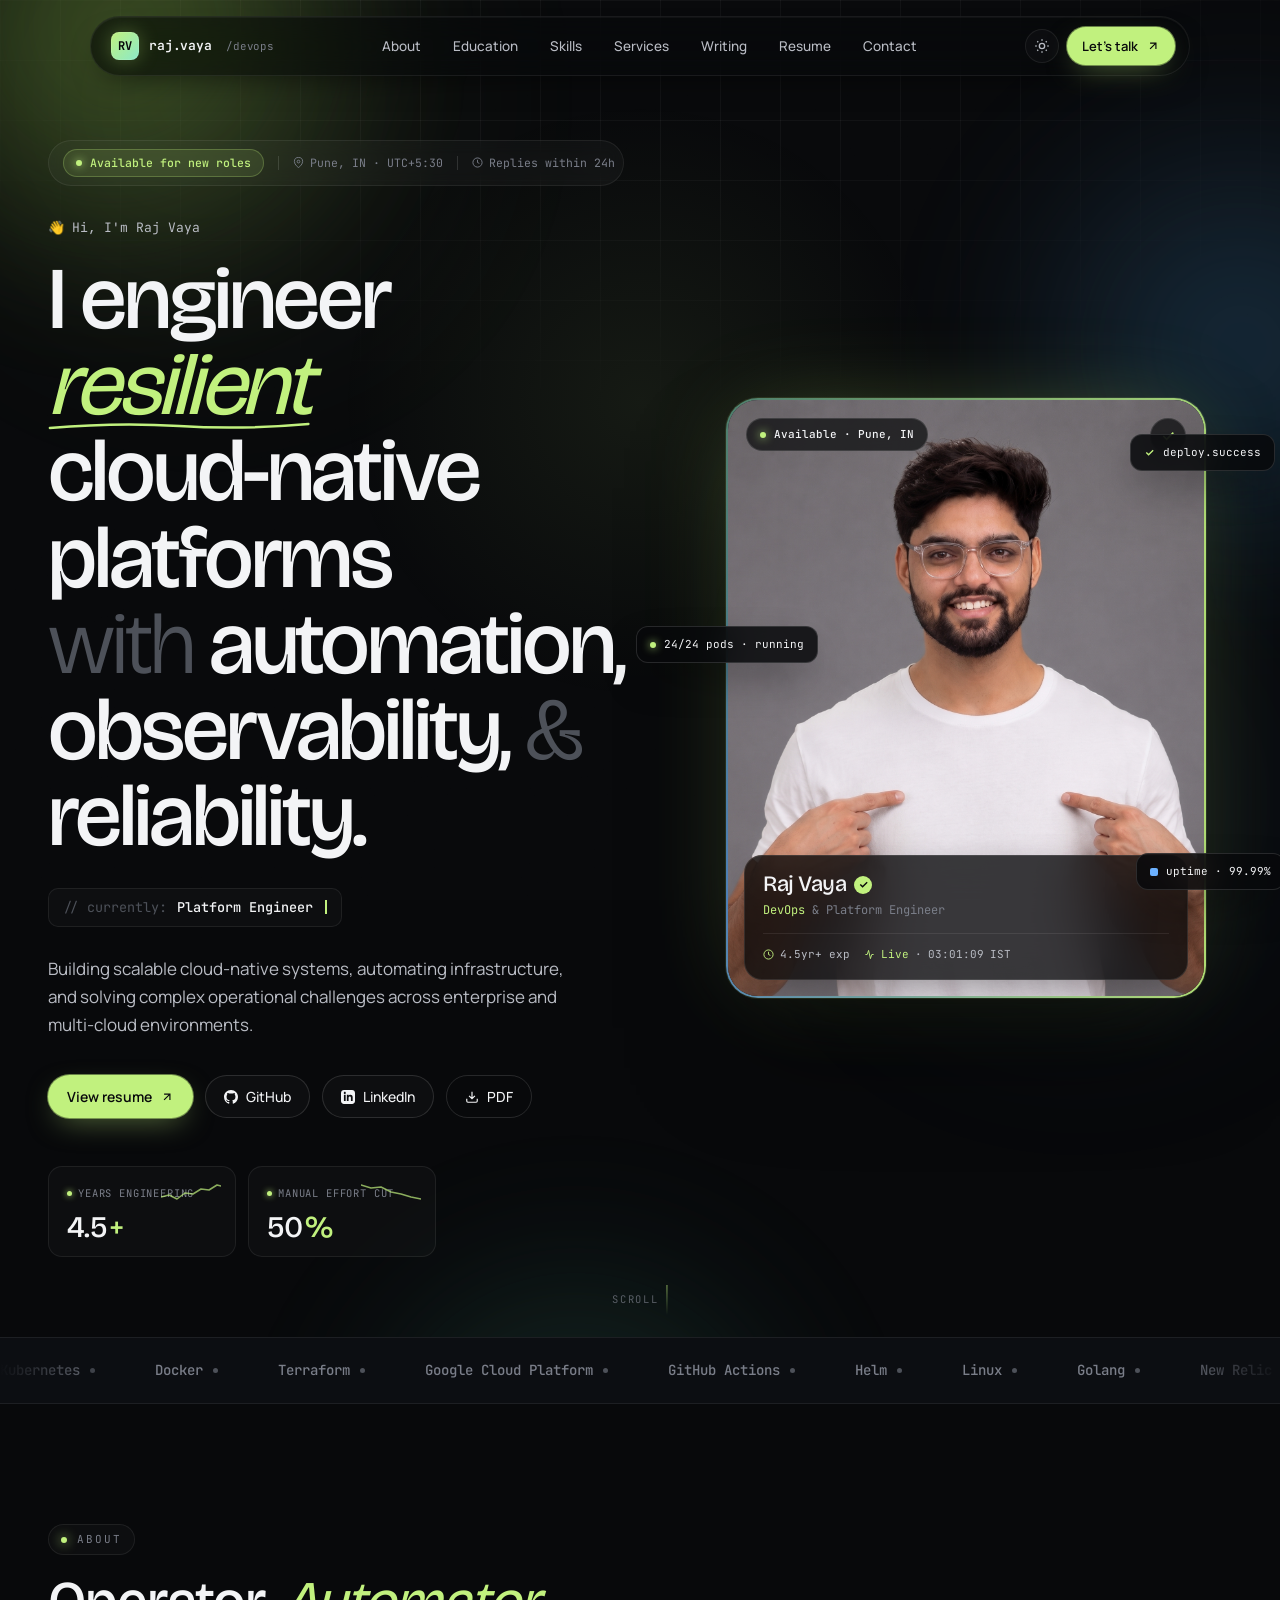
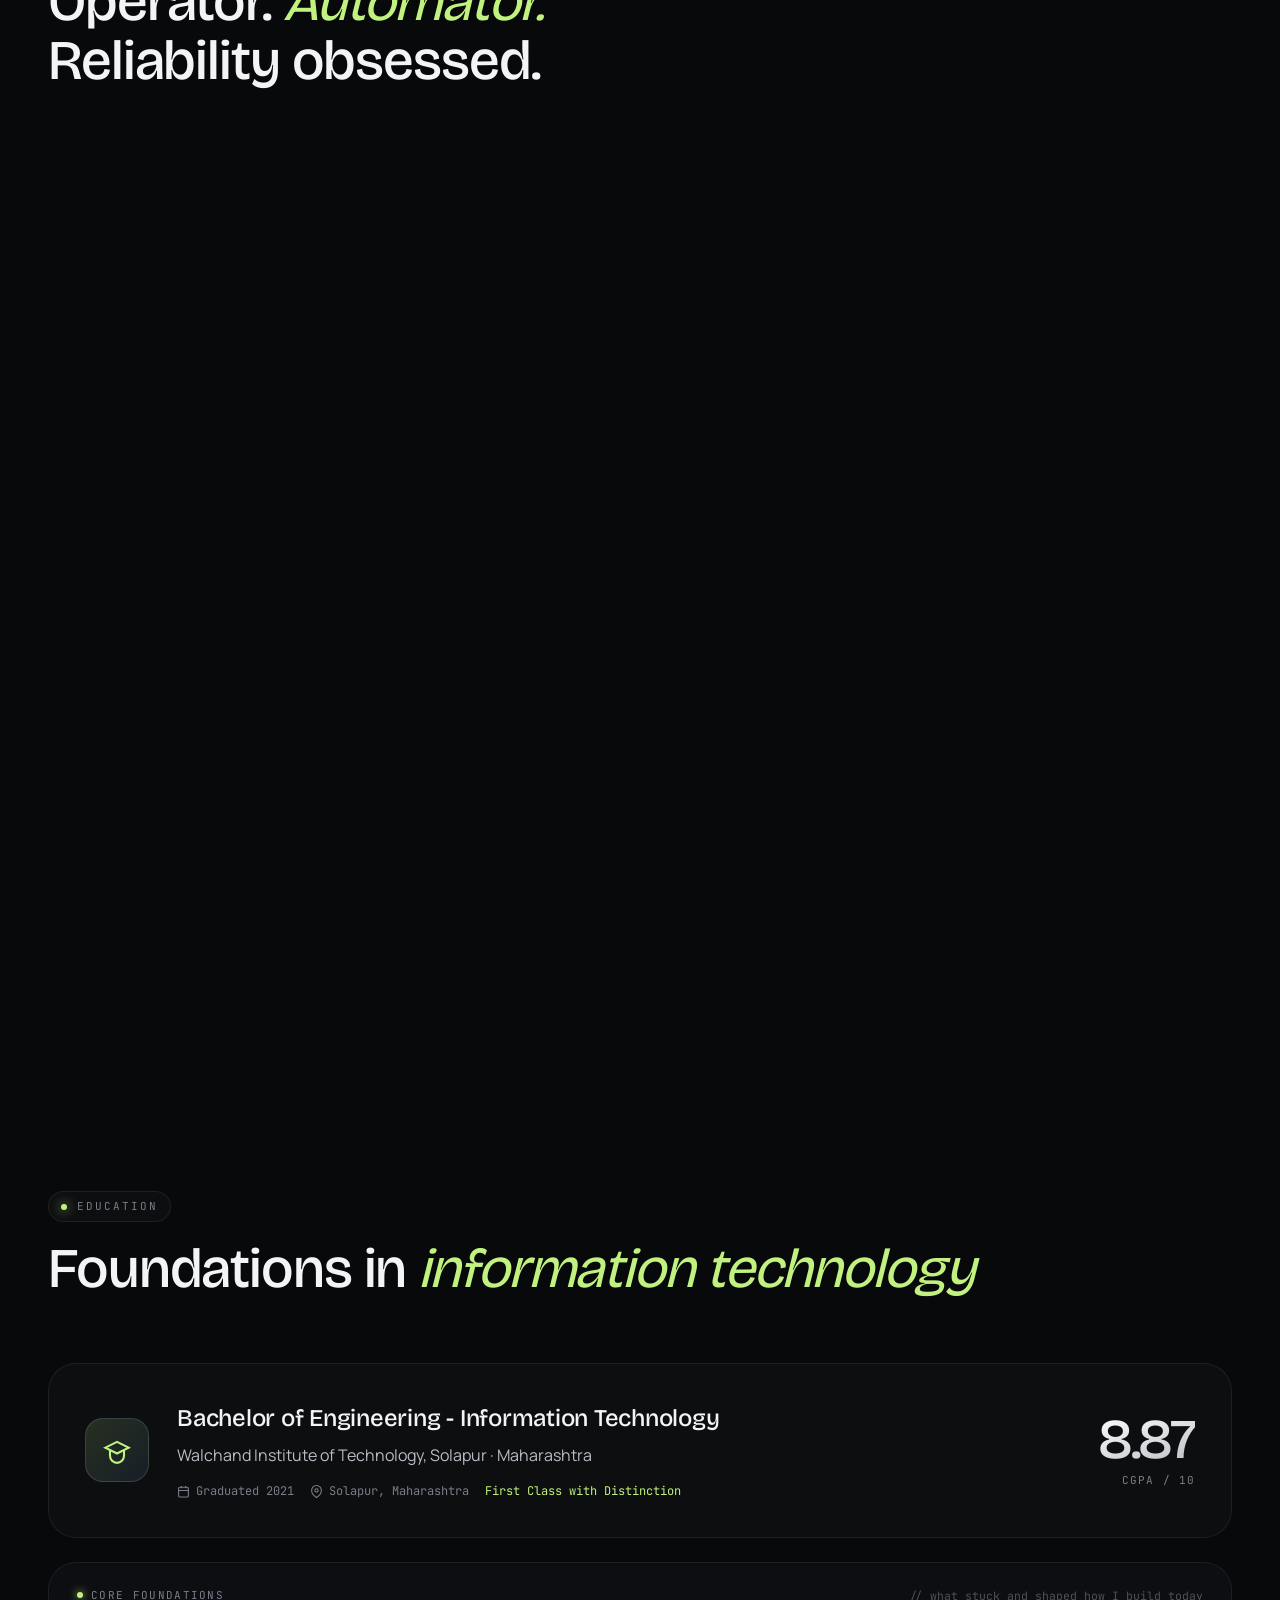
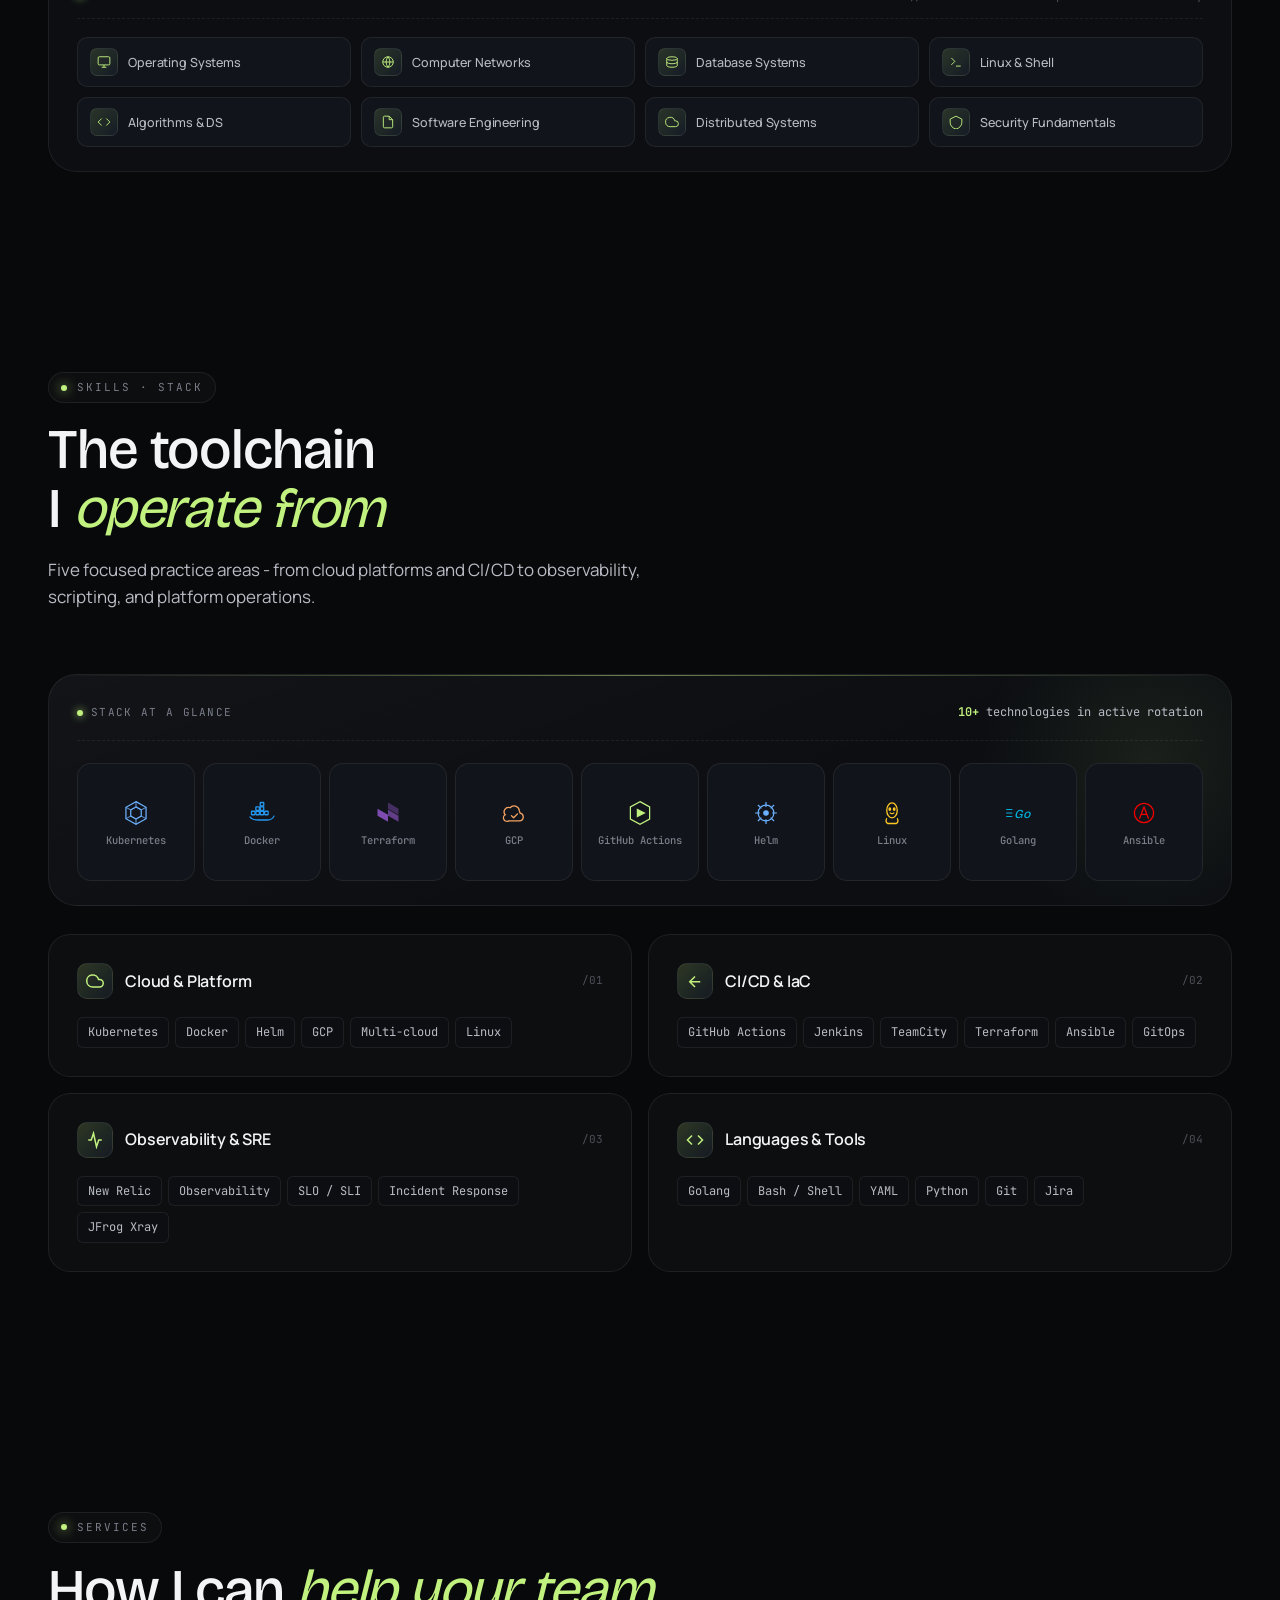
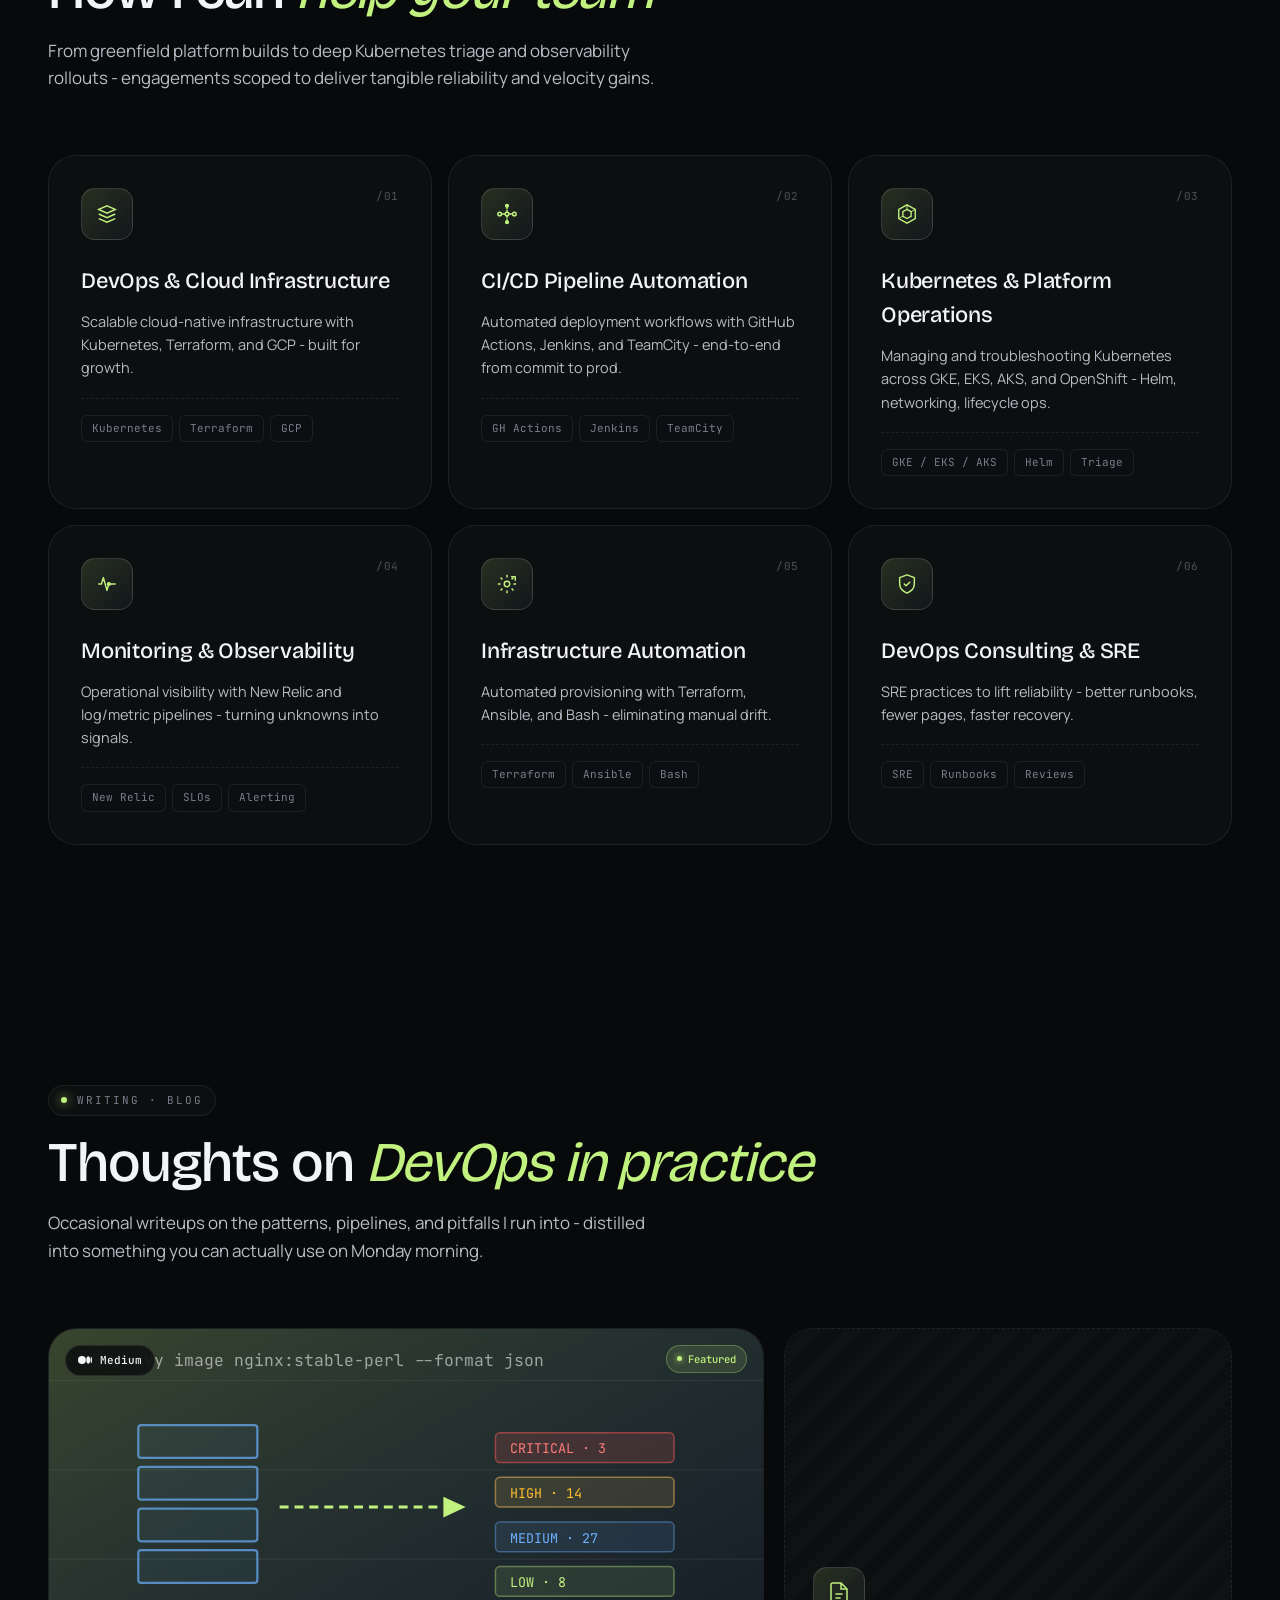
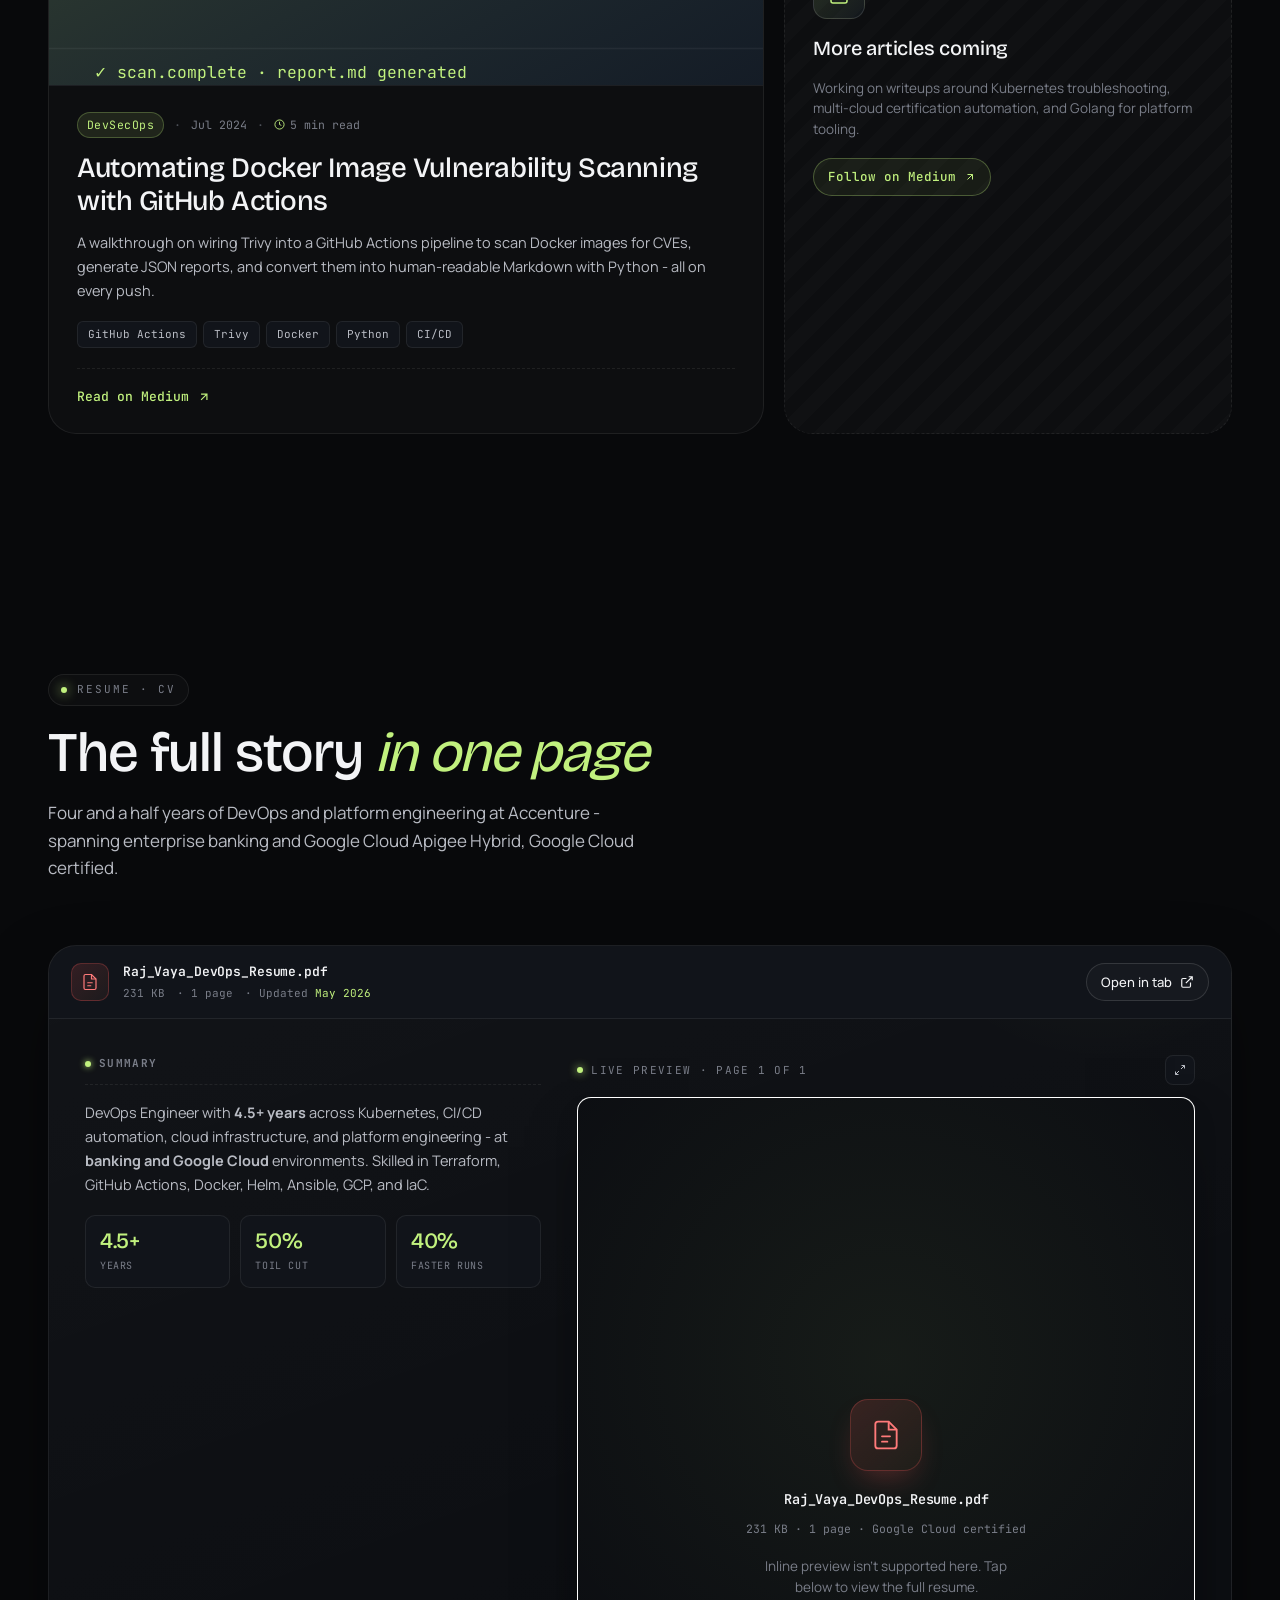
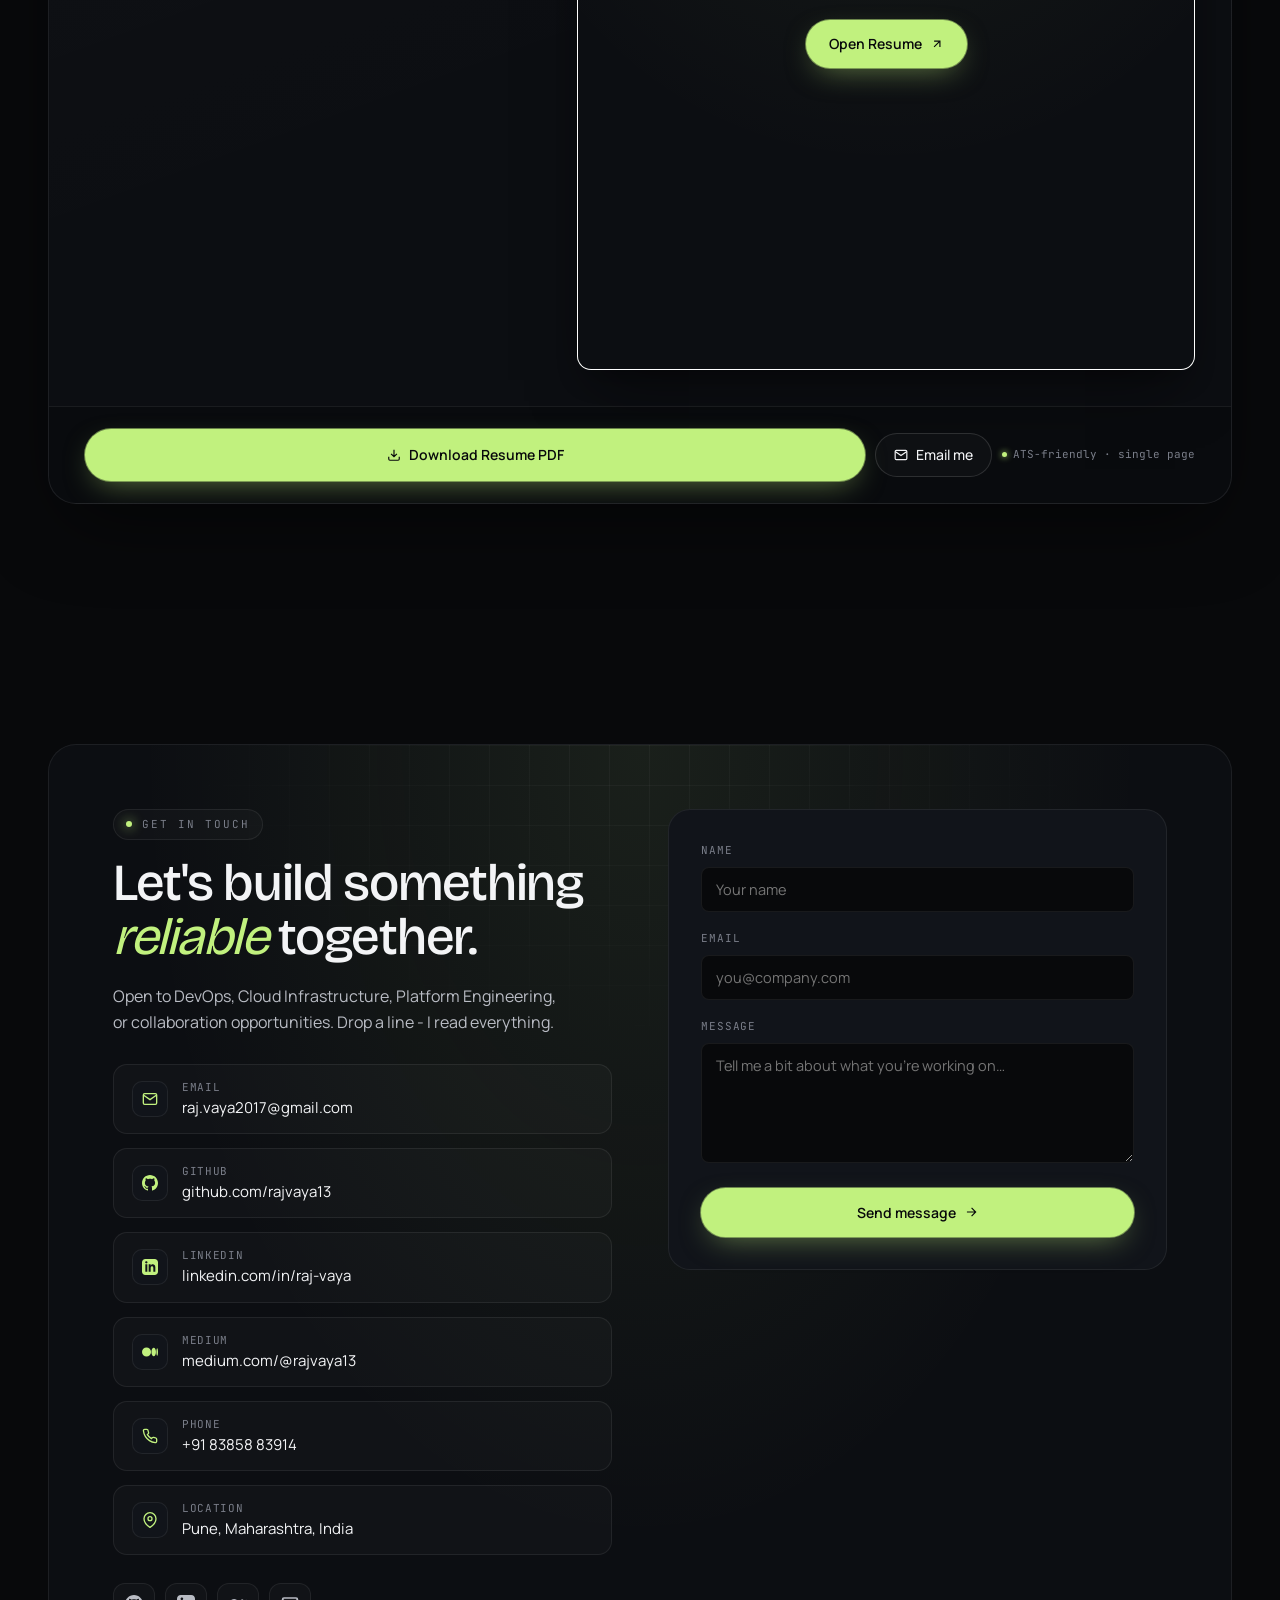
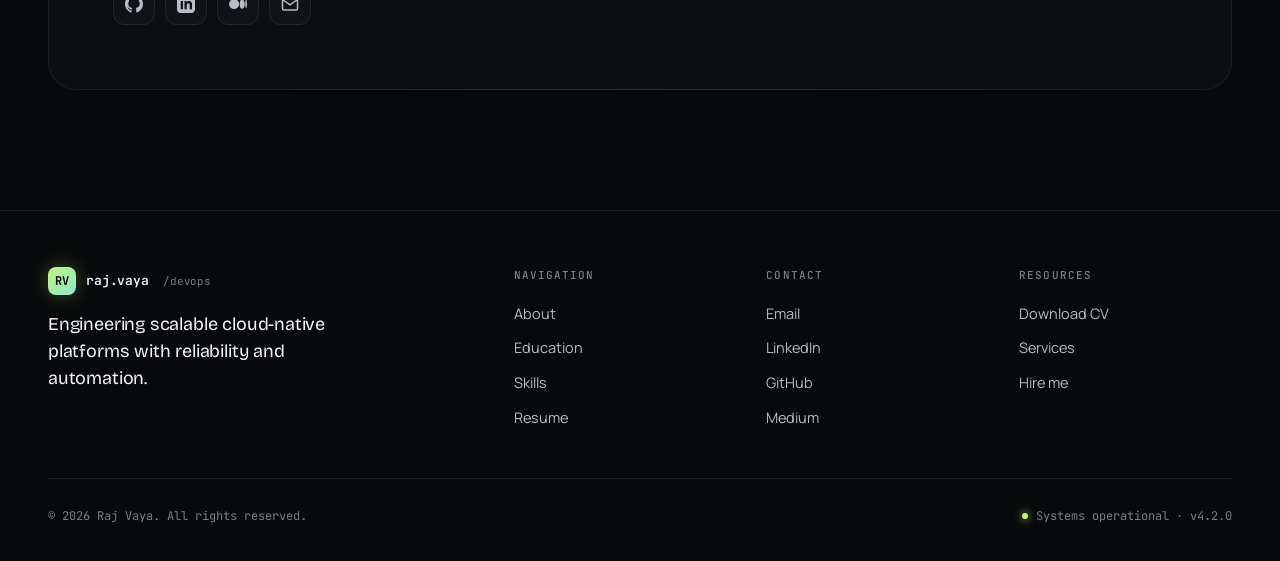
<file: index.html>
<!DOCTYPE html>
<html lang="en">
<head>
<meta charset="UTF-8" />
<meta name="viewport" content="width=device-width, initial-scale=1.0" />
<meta name="description" content="Raj Vaya - DevOps & Platform Engineer. Engineering resilient cloud-native platforms with automation, observability, and reliability." />
<title>Raj Vaya - DevOps & Platform Engineer</title>

<!-- Favicon: RV monogram in brand lime -->
<link rel="icon" type="image/svg+xml" href="data:image/svg+xml,%3Csvg xmlns='http://www.w3.org/2000/svg' viewBox='0 0 64 64'%3E%3Crect width='64' height='64' rx='14' fill='%23c1f17e'/%3E%3Ctext x='32' y='44' font-family='Bricolage Grotesque, Georgia, serif' font-size='32' font-weight='700' text-anchor='middle' fill='%2308090b'%3ERV%3C/text%3E%3C/svg%3E">
<link rel="apple-touch-icon" href="data:image/svg+xml,%3Csvg xmlns='http://www.w3.org/2000/svg' viewBox='0 0 64 64'%3E%3Crect width='64' height='64' rx='14' fill='%23c1f17e'/%3E%3Ctext x='32' y='44' font-family='Bricolage Grotesque, Georgia, serif' font-size='32' font-weight='700' text-anchor='middle' fill='%2308090b'%3ERV%3C/text%3E%3C/svg%3E">

<link rel="preconnect" href="https://fonts.googleapis.com">
<link rel="preconnect" href="https://fonts.gstatic.com" crossorigin>
<link href="https://fonts.googleapis.com/css2?family=Bricolage+Grotesque:opsz,wght@12..96,300..800&family=JetBrains+Mono:wght@400;500;600&family=Manrope:wght@300;400;500;600;700&display=swap" rel="stylesheet">

<link rel="stylesheet" href="styles.css">
</head>

<body>

<!-- Background atmosphere -->
<div class="bg-grid"></div>
<div class="bg-noise"></div>
<div class="bg-glow-1"></div>
<div class="bg-glow-2"></div>

<!-- Navigation -->
<nav class="nav" id="nav">
  <a href="#home" class="nav-brand">
    <span class="logo">RV</span>
    raj.vaya<small>/devops</small>
  </a>
  <div class="nav-links" id="navLinks">
    <a href="#about">About</a>
    <a href="#education">Education</a>
    <a href="#skills">Skills</a>
    <a href="#services">Services</a>
    <a href="#writing">Writing</a>
    <a href="#resume">Resume</a>
    <a href="#contact">Contact</a>
  </div>
  <div class="nav-cta">
    <button class="theme-toggle" id="themeToggle" aria-label="Toggle theme">
      <svg class="icon-sun" viewBox="0 0 24 24" fill="none" stroke="currentColor" stroke-width="2"><circle cx="12" cy="12" r="4"/><path d="M12 2v2M12 20v2M4.93 4.93l1.41 1.41M17.66 17.66l1.41 1.41M2 12h2M20 12h2M4.93 19.07l1.41-1.41M17.66 6.34l1.41-1.41"/></svg>
      <svg class="icon-moon" viewBox="0 0 24 24" fill="none" stroke="currentColor" stroke-width="2"><path d="M21 12.79A9 9 0 1 1 11.21 3 7 7 0 0 0 21 12.79z"/></svg>
    </button>
    <a href="#contact" class="btn primary sm">
      Let's talk
      <svg viewBox="0 0 24 24" fill="none" stroke="currentColor" stroke-width="2"><path d="M7 17L17 7M7 7h10v10"/></svg>
    </a>
    <button class="menu-toggle" id="menuToggle" aria-label="Menu">
      <svg viewBox="0 0 24 24" fill="none" stroke="currentColor" stroke-width="2"><path d="M3 6h18M3 12h18M3 18h18"/></svg>
    </button>
  </div>
</nav>

<!-- All sections are loaded from /sections/ at runtime by script.js -->
<main id="sections"></main>

<!-- FOOTER -->
<footer class="footer">
  <div class="container">
    <div class="footer-grid">
      <div>
        <a href="#home" class="nav-brand">
          <span class="logo">RV</span>
          raj.vaya<small>/devops</small>
        </a>
        <p class="footer-tagline">
          Engineering scalable cloud-native platforms with reliability and automation.
        </p>
      </div>
      <div>
        <h4>Navigation</h4>
        <ul>
          <li><a href="#about">About</a></li>
          <li><a href="#education">Education</a></li>
          <li><a href="#skills">Skills</a></li>
          <li><a href="#resume">Resume</a></li>
        </ul>
      </div>
      <div>
        <h4>Contact</h4>
        <ul>
          <li><a href="mailto:raj.vaya2017@gmail.com">Email</a></li>
          <li><a href="https://www.linkedin.com/in/raj-vaya" target="_blank" rel="noopener">LinkedIn</a></li>
          <li><a href="https://github.com/rajvaya13" target="_blank" rel="noopener">GitHub</a></li>
          <li><a href="https://medium.com/@rajvaya13" target="_blank" rel="noopener">Medium</a></li>
        </ul>
      </div>
      <div>
        <h4>Resources</h4>
        <ul>
          <li><a href="Raj_Vaya_DevOps_Resume.pdf" download>Download CV</a></li>
          <li><a href="#services">Services</a></li>
          <li><a href="#contact">Hire me</a></li>
        </ul>
      </div>
    </div>
    <div class="footer-bottom">
      <span>© 2026 Raj Vaya. All rights reserved.</span>
      <span class="status"><span class="led"></span>Systems operational · v4.2.0</span>
    </div>
  </div>
</footer>

<script src="script.js" defer></script>
</body>
</html>
</file>
<file: styles.css>
/* ============================================================
   Tokens
   ============================================================ */
:root {
  --bg-0: #08090b;
  --bg-1: #0c0e12;
  --bg-2: #11141a;
  --bg-3: #161a21;
  --surface: rgba(255,255,255,0.025);
  --surface-hi: rgba(255,255,255,0.045);
  --border: rgba(255,255,255,0.07);
  --border-hi: rgba(255,255,255,0.13);
  --text-0: #f3f4f6;
  --text-1: #b9bcc4;
  --text-2: #7a7e89;
  --text-3: #4d5159;
  --accent: #c1f17e;
  --accent-2: #8be9c9;
  --accent-3: #ffd66b;
  --k8s: #6cb1ff;
  --danger: #ff7a7a;
  --grid: rgba(255,255,255,0.04);
  --glow: 0 0 80px rgba(193,241,126,0.18);
  --shadow-1: 0 1px 0 rgba(255,255,255,0.04) inset, 0 1px 2px rgba(0,0,0,0.5);
  --shadow-2: 0 30px 80px -20px rgba(0,0,0,0.6), 0 1px 0 rgba(255,255,255,0.05) inset;
  --r-sm: 8px;
  --r: 14px;
  --r-lg: 22px;
  --r-xl: 28px;
  --container: 1240px;
  --ease: cubic-bezier(.22,.61,.36,1);
}

/* Light mode override */
html[data-theme="light"] {
  --bg-0: #f7f7f5;
  --bg-1: #ffffff;
  --bg-2: #f0f0ec;
  --bg-3: #e7e7e2;
  --surface: rgba(0,0,0,0.025);
  --surface-hi: rgba(0,0,0,0.05);
  --border: rgba(0,0,0,0.08);
  --border-hi: rgba(0,0,0,0.16);
  --text-0: #0c0d10;
  --text-1: #3a3d44;
  --text-2: #6c6f78;
  --text-3: #9a9da4;
  --accent: #4f7d1e;
  --accent-2: #1d8866;
  --grid: rgba(0,0,0,0.04);
  --glow: 0 0 80px rgba(79,125,30,0.12);
  --shadow-2: 0 30px 80px -20px rgba(0,0,0,0.15), 0 1px 0 rgba(255,255,255,0.6) inset;
}

/* ============================================================
   Reset & base
   ============================================================ */
*, *::before, *::after { box-sizing: border-box; }
html, body { margin: 0; padding: 0; }
html { scroll-behavior: smooth; }
body {
  font-family: 'Manrope', system-ui, sans-serif;
  background: var(--bg-0);
  color: var(--text-0);
  font-weight: 400;
  font-size: 16px;
  line-height: 1.55;
  -webkit-font-smoothing: antialiased;
  text-rendering: optimizeLegibility;
  overflow-x: hidden;
}
img { max-width: 100%; display: block; }
a { color: inherit; text-decoration: none; }
button { font-family: inherit; cursor: pointer; }

::selection { background: var(--accent); color: var(--bg-0); }

/* Custom scrollbar */
::-webkit-scrollbar { width: 10px; height: 10px; }
::-webkit-scrollbar-track { background: var(--bg-0); }
::-webkit-scrollbar-thumb { background: var(--bg-3); border-radius: 999px; border: 2px solid var(--bg-0); }
::-webkit-scrollbar-thumb:hover { background: var(--border-hi); }

/* ============================================================
   Layout helpers
   ============================================================ */
.container { width: 100%; max-width: var(--container); margin: 0 auto; padding: 0 28px; }

.section { position: relative; padding: 120px 0; }
.section-tight { padding: 80px 0; }
@media (max-width: 768px) { .section { padding: 80px 0; } .section-tight { padding: 56px 0; } }

.eyebrow {
  display: inline-flex; align-items: center; gap: 10px;
  font-family: 'JetBrains Mono', monospace;
  font-size: 11px; letter-spacing: 0.18em; text-transform: uppercase;
  color: var(--text-2);
  padding: 6px 12px;
  border: 1px solid var(--border);
  border-radius: 999px;
  background: var(--surface);
}
.eyebrow .dot {
  width: 6px; height: 6px; border-radius: 50%; background: var(--accent);
  box-shadow: 0 0 12px var(--accent);
  animation: pulse 2s ease-in-out infinite;
}
@keyframes pulse { 50% { opacity: 0.4; } }

.section-title {
  font-family: 'Bricolage Grotesque', serif;
  font-weight: 500;
  font-size: clamp(32px, 5vw, 56px);
  line-height: 1.05;
  letter-spacing: -0.02em;
  margin: 18px 0 16px;
}
.section-title .accent { color: var(--accent); font-style: italic; font-weight: 400; }
.section-lede {
  color: var(--text-1);
  max-width: 620px;
  font-size: 17px;
  line-height: 1.6;
}

.section-head { margin-bottom: 64px; }
.section-head.center { text-align: center; }
.section-head.center .section-lede { margin: 0 auto; }

/* ============================================================
   Background atmosphere
   ============================================================ */
.bg-grid {
  position: fixed; inset: 0; z-index: -2;
  background-image:
    linear-gradient(var(--grid) 1px, transparent 1px),
    linear-gradient(90deg, var(--grid) 1px, transparent 1px);
  background-size: 60px 60px;
  mask-image: radial-gradient(ellipse 80% 60% at 50% 0%, black 30%, transparent 80%);
  -webkit-mask-image: radial-gradient(ellipse 80% 60% at 50% 0%, black 30%, transparent 80%);
  pointer-events: none;
}
.bg-noise {
  position: fixed; inset: 0; z-index: -1;
  pointer-events: none;
  opacity: 0.5;
  mix-blend-mode: overlay;
  background-image: url("data:image/svg+xml;utf8,<svg xmlns='http://www.w3.org/2000/svg' width='160' height='160'><filter id='n'><feTurbulence type='fractalNoise' baseFrequency='0.85' numOctaves='2' stitchTiles='stitch'/><feColorMatrix values='0 0 0 0 1 0 0 0 0 1 0 0 0 0 1 0 0 0 0.06 0'/></filter><rect width='100%25' height='100%25' filter='url(%23n)'/></svg>");
}
.bg-glow-1, .bg-glow-2 {
  position: fixed; pointer-events: none; z-index: -1;
  width: 600px; height: 600px; border-radius: 50%;
  filter: blur(120px);
  opacity: 0.35;
}
.bg-glow-1 { top: -200px; left: -100px; background: radial-gradient(circle, var(--accent) 0%, transparent 60%); opacity: 0.18; }
.bg-glow-2 { bottom: -200px; right: -100px; background: radial-gradient(circle, var(--k8s) 0%, transparent 60%); opacity: 0.12; }

/* ============================================================
   Navigation
   ============================================================ */
.nav {
  position: fixed; top: 16px; left: 50%; transform: translateX(-50%);
  z-index: 100;
  width: calc(100% - 32px); max-width: 1100px;
  display: flex; align-items: center; justify-content: space-between;
  padding: 10px 14px 10px 20px;
  background: rgba(8,9,11,0.6);
  backdrop-filter: blur(18px) saturate(140%);
  -webkit-backdrop-filter: blur(18px) saturate(140%);
  border: 1px solid var(--border);
  border-radius: 999px;
  box-shadow: 0 1px 0 rgba(255,255,255,0.04) inset, 0 14px 30px -14px rgba(0,0,0,0.6);
  transition: top 0.3s var(--ease), border-color 0.3s var(--ease);
}
html[data-theme="light"] .nav { background: rgba(255,255,255,0.7); }
.nav.scrolled { top: 12px; }

.nav-brand {
  display: flex; align-items: center; gap: 10px;
  font-family: 'JetBrains Mono', monospace;
  font-size: 13px; font-weight: 600;
  letter-spacing: -0.01em;
}
.nav-brand .logo {
  width: 28px; height: 28px; border-radius: 8px;
  background: linear-gradient(135deg, var(--accent), var(--accent-2));
  color: var(--bg-0); font-weight: 700;
  display: grid; place-items: center;
  font-size: 12px;
  box-shadow: 0 0 0 1px rgba(255,255,255,0.1) inset, 0 0 20px rgba(193,241,126,0.3);
}
.nav-brand small { color: var(--text-2); font-weight: 400; margin-left: 4px; }

.nav-links { display: flex; align-items: center; gap: 4px; }
.nav-links a {
  font-size: 13.5px; font-weight: 500;
  color: var(--text-1);
  padding: 8px 14px; border-radius: 999px;
  transition: color 0.2s var(--ease), background 0.2s var(--ease);
}
.nav-links a:hover { color: var(--text-0); background: var(--surface); }

.nav-cta {
  display: flex; align-items: center; gap: 8px;
}
.theme-toggle {
  width: 34px; height: 34px; border-radius: 50%;
  display: grid; place-items: center;
  background: var(--surface); border: 1px solid var(--border);
  color: var(--text-1);
  transition: all 0.2s var(--ease);
}
.theme-toggle:hover { color: var(--text-0); border-color: var(--border-hi); }
.theme-toggle svg { width: 16px; height: 16px; }
html[data-theme="dark"] .theme-toggle .icon-sun { display: block; }
html[data-theme="dark"] .theme-toggle .icon-moon { display: none; }
html[data-theme="light"] .theme-toggle .icon-sun { display: none; }
html[data-theme="light"] .theme-toggle .icon-moon { display: block; }

.menu-toggle {
  display: none;
  width: 34px; height: 34px; border-radius: 8px;
  background: var(--surface); border: 1px solid var(--border);
  color: var(--text-0); padding: 0;
  align-items: center; justify-content: center;
}
.menu-toggle svg { width: 16px; height: 16px; }

/* Buttons */
.btn {
  display: inline-flex; align-items: center; gap: 8px;
  padding: 10px 18px;
  font-family: inherit; font-size: 14px; font-weight: 500;
  border-radius: 999px;
  border: 1px solid var(--border-hi);
  background: var(--surface);
  color: var(--text-0);
  transition: all 0.25s var(--ease);
  text-decoration: none;
  position: relative; overflow: hidden;
}
.btn:hover { background: var(--surface-hi); transform: translateY(-1px); }
.btn svg { width: 14px; height: 14px; transition: transform 0.25s var(--ease); }
.btn:hover svg { transform: translate(2px, -2px); }

.btn.primary {
  background: var(--accent);
  color: var(--bg-0);
  border-color: transparent;
  font-weight: 600;
  box-shadow: 0 0 0 1px rgba(193,241,126,0.5), 0 10px 30px -10px rgba(193,241,126,0.5);
}
.btn.primary:hover { background: #d2ff8e; box-shadow: 0 0 0 1px rgba(193,241,126,0.7), 0 14px 36px -10px rgba(193,241,126,0.6); }

.btn.ghost { background: transparent; }
.btn.ghost:hover { background: var(--surface); }

.btn.sm { padding: 8px 14px; font-size: 13px; }

/* ============================================================
   HERO — enhanced "command center"
   ============================================================ */
.hero {
  min-height: 100vh;
  display: flex; align-items: center;
  padding: 140px 0 80px;
  position: relative;
  overflow: hidden;
  isolation: isolate;
}

/* Aurora background */
.hero-aurora {
  position: absolute; inset: -10%;
  z-index: -1;
  pointer-events: none;
  filter: blur(80px) saturate(140%);
  opacity: 0.7;
}
.aurora-blob {
  position: absolute; width: 50vw; height: 50vw; max-width: 700px; max-height: 700px;
  border-radius: 50%; mix-blend-mode: screen;
}
.aurora-blob.a { top: -10%;  left: -5%; background: radial-gradient(circle, rgba(193,241,126,0.45), transparent 60%); animation: drift1 22s ease-in-out infinite alternate; }
.aurora-blob.b { top: 10%;   right: -10%; background: radial-gradient(circle, rgba(108,177,255,0.35), transparent 60%); animation: drift2 28s ease-in-out infinite alternate; }
.aurora-blob.c { bottom: -20%; left: 25%;  background: radial-gradient(circle, rgba(139,233,201,0.25), transparent 60%); animation: drift3 32s ease-in-out infinite alternate; }
html[data-theme="light"] .hero-aurora { opacity: 0.45; }
@keyframes drift1 { 0% { transform: translate(0,0) scale(1); } 100% { transform: translate(8vw, 6vh) scale(1.15); } }
@keyframes drift2 { 0% { transform: translate(0,0) scale(1.05); } 100% { transform: translate(-6vw, 4vh) scale(0.95); } }
@keyframes drift3 { 0% { transform: translate(0,0) scale(1); } 100% { transform: translate(-4vw, -8vh) scale(1.1); } }

/* Mouse spotlight */
.hero-spotlight {
  position: absolute; inset: 0; z-index: -1;
  pointer-events: none;
  background: radial-gradient(600px circle at var(--sx, 50%) var(--sy, 30%), rgba(193,241,126,0.07), transparent 50%);
  transition: background 0.2s var(--ease);
}

.hero-grid {
  display: grid;
  grid-template-columns: 1.05fr 0.95fr;
  gap: 64px;
  align-items: center;
  position: relative;
}
@media (max-width: 980px) {
  .hero-grid { grid-template-columns: 1fr; gap: 56px; }
}

/* Status bar */
.status-bar {
  display: inline-flex; align-items: center; gap: 14px;
  flex-wrap: wrap;
  padding: 8px 8px 8px 14px;
  background: rgba(255,255,255,0.03);
  border: 1px solid var(--border);
  border-radius: 999px;
  backdrop-filter: blur(8px);
  font-family: 'JetBrains Mono', monospace;
  font-size: 11.5px;
  margin-bottom: 28px;
}
html[data-theme="light"] .status-bar { background: rgba(255,255,255,0.6); }
.status-pill {
  display: inline-flex; align-items: center; gap: 8px;
  padding: 4px 12px;
  background: rgba(193,241,126,0.1);
  border: 1px solid rgba(193,241,126,0.25);
  border-radius: 999px;
  color: var(--accent);
  font-weight: 500;
}
.status-pill .led {
  width: 6px; height: 6px; border-radius: 50%;
  background: var(--accent);
  box-shadow: 0 0 8px var(--accent);
  animation: pulse 1.6s ease-in-out infinite;
}
.status-divider { width: 1px; height: 14px; background: var(--border-hi); }
.status-meta {
  display: inline-flex; align-items: center; gap: 6px;
  color: var(--text-2);
}
.status-meta svg { width: 11px; height: 11px; }
@media (max-width: 540px) {
  .status-bar { padding: 8px 12px; gap: 10px; }
  .status-divider { display: none; }
}

/* Greeting */
.hero-greeting {
  font-family: 'JetBrains Mono', monospace;
  font-size: 13px; color: var(--text-1);
  display: inline-flex; align-items: center; gap: 8px;
  margin: 0 0 18px;
}
.hero-greeting .wave {
  display: inline-block;
  animation: wave 2.4s ease-in-out infinite;
  transform-origin: 70% 70%;
}
@keyframes wave {
  0%, 60%, 100% { transform: rotate(0deg); }
  10%, 30% { transform: rotate(14deg); }
  20% { transform: rotate(-8deg); }
  40% { transform: rotate(-4deg); }
  50% { transform: rotate(10deg); }
}

/* Headline */
.hero-headline {
  font-family: 'Bricolage Grotesque', serif;
  font-weight: 500;
  font-size: clamp(44px, 7.2vw, 88px);
  line-height: 0.98;
  letter-spacing: -0.035em;
  margin: 0 0 28px;
}
.hero-headline .stack-word {
  position: relative;
  display: inline-block;
  font-style: italic;
  font-weight: 400;
  color: var(--accent);
}
.hero-headline .stack-word .underline {
  position: absolute; left: 0; right: 0; bottom: -4px;
  height: 12px; width: 100%;
  pointer-events: none;
}
.hero-headline .stack-word .underline path {
  stroke: var(--accent); stroke-width: 2.5; fill: none;
  stroke-linecap: round;
  stroke-dasharray: 600;
  stroke-dashoffset: 600;
  animation: drawline 1.4s var(--ease) 0.8s forwards;
}
@keyframes drawline { to { stroke-dashoffset: 0; } }
.hero-headline .bracket { color: var(--text-3); font-weight: 300; }

/* Rotating role typewriter */
.hero-role {
  display: inline-flex; align-items: center; gap: 10px;
  padding: 8px 14px;
  background: var(--surface);
  border: 1px solid var(--border);
  border-radius: 10px;
  font-family: 'JetBrains Mono', monospace;
  font-size: 13.5px;
  margin-bottom: 28px;
}
.hero-role .role-prefix { color: var(--text-3); }
.hero-role .role-text { color: var(--text-0); font-weight: 500; min-height: 1.2em; }
.hero-role .role-cursor {
  display: inline-block; width: 2px; height: 14px;
  background: var(--accent); margin-left: 2px;
  animation: blink 1s steps(2) infinite;
}

/* Description */
.hero-desc {
  color: var(--text-1);
  font-size: 17px; line-height: 1.65;
  max-width: 540px;
  margin: 0 0 36px;
}

.hero-ctas { display: flex; gap: 12px; flex-wrap: wrap; align-items: center; }
.hero-ctas .meta-line {
  font-family: 'JetBrains Mono', monospace;
  font-size: 11.5px; color: var(--text-2);
  display: inline-flex; align-items: center; gap: 6px;
  margin-left: 6px;
}
.hero-ctas .meta-line .dot { width: 4px; height: 4px; border-radius: 50%; background: var(--text-3); }

/* Stats with sparklines */
.hero-stats {
  margin-top: 48px;
  display: grid;
  grid-template-columns: repeat(3, 1fr);
  gap: 12px;
}
.hero-stat-card {
  position: relative;
  padding: 18px 18px 14px;
  background: var(--surface);
  border: 1px solid var(--border);
  border-radius: 14px;
  overflow: hidden;
  transition: all 0.3s var(--ease);
}
.hero-stat-card:hover { border-color: var(--border-hi); transform: translateY(-2px); }
.hero-stat-card .l {
  font-family: 'JetBrains Mono', monospace;
  font-size: 10.5px; letter-spacing: 0.08em;
  text-transform: uppercase; color: var(--text-2);
  display: flex; align-items: center; gap: 6px;
  margin-bottom: 10px;
}
.hero-stat-card .l .dot { width: 5px; height: 5px; border-radius: 50%; background: var(--accent); box-shadow: 0 0 6px var(--accent); }
.hero-stat-card .v {
  font-family: 'Bricolage Grotesque', serif;
  font-size: 30px; font-weight: 500;
  letter-spacing: -0.02em; line-height: 1;
  color: var(--text-0);
}
.hero-stat-card .v .unit { color: var(--accent); margin-left: 2px; }
.hero-stat-card .spark {
  position: absolute; right: 14px; top: 14px;
  width: 60px; height: 22px;
  opacity: 0.7;
}
.hero-stat-card .spark path {
  stroke: var(--accent); stroke-width: 1.5; fill: none;
  stroke-linecap: round; stroke-linejoin: round;
}
@media (max-width: 600px) {
  .hero-stats { grid-template-columns: 1fr; }
}

/* ============================================================
   HERO VISUAL — large portrait card
   ============================================================ */
.hero-visual {
  position: relative;
  display: flex;
  justify-content: center;
  align-items: center;
  min-height: 600px;
}
@media (max-width: 980px) {
  .hero-visual { min-height: 520px; }
}

/* Soft glow halo behind the portrait */
.portrait-glow {
  position: absolute;
  width: 80%; height: 80%;
  top: 10%; left: 10%;
  background: radial-gradient(circle at 50% 50%, rgba(193,241,126,0.25), transparent 60%);
  filter: blur(60px);
  z-index: 0;
  pointer-events: none;
  animation: glowPulse 6s ease-in-out infinite;
}
@keyframes glowPulse {
  0%, 100% { opacity: 0.6; transform: scale(1); }
  50% { opacity: 0.95; transform: scale(1.05); }
}

/* The main portrait card — gradient ring */
.portrait-card {
  position: relative;
  width: 100%;
  max-width: 480px;
  aspect-ratio: 4 / 5;
  border-radius: 32px;
  padding: 2px;
  background: conic-gradient(
    from 140deg,
    rgba(193,241,126,0.9) 0%,
    rgba(108,177,255,0.7) 25%,
    rgba(139,233,201,0.5) 50%,
    rgba(193,241,126,0.9) 75%,
    rgba(193,241,126,0.9) 100%
  );
  box-shadow:
    0 0 0 1px rgba(193,241,126,0.1),
    0 60px 120px -30px rgba(0,0,0,0.7),
    0 0 100px -30px rgba(193,241,126,0.4);
  z-index: 2;
  animation: portraitFloat 8s ease-in-out infinite, ringSpin 12s linear infinite;
}
@keyframes portraitFloat {
  0%, 100% { transform: translateY(0) rotate(0deg) scale(1); }
  50% { transform: translateY(-10px) rotate(0deg) scale(1.005); }
}
@keyframes ringSpin {
  to { background: conic-gradient(
    from 500deg,
    rgba(193,241,126,0.9) 0%,
    rgba(108,177,255,0.7) 25%,
    rgba(139,233,201,0.5) 50%,
    rgba(193,241,126,0.9) 75%,
    rgba(193,241,126,0.9) 100%
  ); }
}

/* Inner frame holds the photo */
.portrait-frame {
  position: relative;
  width: 100%;
  height: 100%;
  border-radius: 30px;
  overflow: hidden;
  background:
    radial-gradient(circle at 50% 25%, rgba(193,241,126,0.08), transparent 55%),
    linear-gradient(160deg, #1a1f29 0%, #0a0d12 100%);
}
.portrait-frame::before {
  content: '';
  position: absolute;
  inset: 0;
  background-image:
    linear-gradient(rgba(255,255,255,0.025) 1px, transparent 1px),
    linear-gradient(90deg, rgba(255,255,255,0.025) 1px, transparent 1px);
  background-size: 36px 36px;
  mask-image: radial-gradient(ellipse 70% 50% at 50% 30%, black, transparent 80%);
  -webkit-mask-image: radial-gradient(ellipse 70% 50% at 50% 30%, black, transparent 80%);
  pointer-events: none;
  z-index: 0;
}
html[data-theme="light"] .portrait-frame {
  background:
    radial-gradient(circle at 50% 25%, rgba(79,125,30,0.08), transparent 55%),
    linear-gradient(160deg, #ebebe5 0%, #f7f7f5 100%);
}

/* The photo itself (or placeholder) */
.portrait-img {
  position: absolute;
  inset: 0;
  z-index: 1;
}
.portrait-img img {
  width: 100%;
  height: 100%;
  object-fit: cover;
  object-position: center 22%;
  display: block;
}

/* Placeholder displayed when no photo */
.portrait-placeholder {
  position: absolute;
  inset: 0;
  display: flex;
  flex-direction: column;
  align-items: center;
  justify-content: center;
  gap: 20px;
}
.portrait-placeholder .mono {
  font-family: 'Bricolage Grotesque', serif;
  font-size: clamp(140px, 22vw, 220px);
  font-weight: 300;
  letter-spacing: -0.05em;
  line-height: 1;
  background: linear-gradient(160deg, rgba(255,255,255,0.5), rgba(193,241,126,0.3) 60%, rgba(255,255,255,0.05));
  -webkit-background-clip: text;
  background-clip: text;
  color: transparent;
  filter: drop-shadow(0 4px 30px rgba(193,241,126,0.2));
}
.portrait-placeholder .hint {
  font-family: 'JetBrains Mono', monospace;
  font-size: 11px;
  color: var(--text-3);
  letter-spacing: 0.1em;
  text-transform: uppercase;
  text-align: center;
  padding: 6px 14px;
  border: 1px dashed var(--border);
  border-radius: 999px;
}

/* Top status pill on portrait */
.portrait-status {
  position: absolute;
  top: 18px; left: 18px;
  display: inline-flex; align-items: center; gap: 8px;
  padding: 7px 13px;
  background: rgba(8,9,11,0.7);
  backdrop-filter: blur(16px);
  -webkit-backdrop-filter: blur(16px);
  border: 1px solid rgba(255,255,255,0.12);
  border-radius: 999px;
  font-family: 'JetBrains Mono', monospace;
  font-size: 11px;
  font-weight: 500;
  color: var(--text-0);
  z-index: 4;
}
html[data-theme="light"] .portrait-status { background: rgba(255,255,255,0.85); border-color: rgba(0,0,0,0.08); }
.portrait-status .led {
  width: 6px; height: 6px; border-radius: 50%;
  background: var(--accent);
  box-shadow: 0 0 10px var(--accent);
  animation: pulse 1.6s ease-in-out infinite;
}

/* Top-right tag */
.portrait-corner {
  position: absolute;
  top: 18px; right: 18px;
  width: 36px; height: 36px;
  background: rgba(8,9,11,0.7);
  backdrop-filter: blur(16px);
  border: 1px solid rgba(255,255,255,0.12);
  border-radius: 50%;
  display: grid; place-items: center;
  color: var(--accent);
  z-index: 4;
}
html[data-theme="light"] .portrait-corner { background: rgba(255,255,255,0.85); border-color: rgba(0,0,0,0.08); }
.portrait-corner svg { width: 16px; height: 16px; }

/* Bottom info card (overlaid on lower portion of photo) */
.portrait-info {
  position: absolute;
  bottom: 16px; left: 16px; right: 16px;
  padding: 16px 18px;
  background: rgba(8,9,11,0.78);
  backdrop-filter: blur(24px) saturate(140%);
  -webkit-backdrop-filter: blur(24px) saturate(140%);
  border: 1px solid rgba(255,255,255,0.1);
  border-radius: 18px;
  z-index: 4;
  box-shadow: 0 14px 40px -10px rgba(0,0,0,0.4);
}
html[data-theme="light"] .portrait-info { background: rgba(255,255,255,0.85); border-color: rgba(0,0,0,0.08); }

.portrait-info-name {
  font-family: 'Bricolage Grotesque', serif;
  font-size: 22px; font-weight: 500;
  letter-spacing: -0.02em;
  color: var(--text-0);
  display: flex; align-items: center; gap: 8px;
  line-height: 1.1;
}
.portrait-info-name .verified {
  display: inline-flex; align-items: center; justify-content: center;
  width: 18px; height: 18px;
  background: var(--accent);
  color: var(--bg-0);
  border-radius: 50%;
  flex-shrink: 0;
}
.portrait-info-name .verified svg { width: 11px; height: 11px; }
.portrait-info-role {
  font-family: 'JetBrains Mono', monospace;
  font-size: 12px;
  color: var(--text-2);
  margin-top: 4px;
}
.portrait-info-role .accent { color: var(--accent); }
.portrait-info-meta {
  display: flex; align-items: center; gap: 14px; flex-wrap: wrap;
  margin-top: 14px;
  padding-top: 12px;
  border-top: 1px solid rgba(255,255,255,0.08);
  font-family: 'JetBrains Mono', monospace;
  font-size: 11px;
  color: var(--text-1);
}
html[data-theme="light"] .portrait-info-meta { border-top-color: rgba(0,0,0,0.08); }
.portrait-info-meta span {
  display: inline-flex; align-items: center; gap: 6px;
}
.portrait-info-meta svg { width: 11px; height: 11px; color: var(--accent); }
.portrait-info-meta .accent-text { color: var(--accent); }

/* Floating side tags */
.portrait-tag {
  position: absolute;
  z-index: 5;
  display: inline-flex; align-items: center; gap: 8px;
  padding: 9px 13px;
  background: rgba(8,9,11,0.85);
  backdrop-filter: blur(16px);
  -webkit-backdrop-filter: blur(16px);
  border: 1px solid rgba(255,255,255,0.13);
  border-radius: 12px;
  font-family: 'JetBrains Mono', monospace;
  font-size: 11px;
  color: var(--text-0);
  box-shadow: 0 18px 40px -12px rgba(0,0,0,0.7);
  animation: bob 7s ease-in-out infinite;
  white-space: nowrap;
}
html[data-theme="light"] .portrait-tag { background: rgba(255,255,255,0.95); border-color: rgba(0,0,0,0.08); }
.portrait-tag .led {
  width: 6px; height: 6px; border-radius: 50%;
  background: var(--accent);
  box-shadow: 0 0 8px var(--accent);
  animation: pulse 1.6s ease-in-out infinite;
}
.portrait-tag .check {
  color: var(--accent);
  display: inline-flex;
}
.portrait-tag .tech-dot { width: 8px; height: 8px; border-radius: 2px; }
.portrait-tag.tag-deploy {
  top: 6%; right: -8%;
  animation-delay: -2s;
}
.portrait-tag.tag-cluster {
  top: 38%; left: -12%;
  animation-delay: -4s;
}
.portrait-tag.tag-uptime {
  bottom: 18%; right: -10%;
  animation-delay: -1s;
}
@media (max-width: 1100px) {
  .portrait-tag.tag-deploy { right: -2%; }
  .portrait-tag.tag-cluster { left: -4%; }
  .portrait-tag.tag-uptime { right: -2%; }
}
@media (max-width: 600px) {
  .portrait-tag.tag-cluster { left: -8px; }
  .portrait-tag.tag-uptime, .portrait-tag.tag-deploy { right: -8px; }
}

@keyframes bob {
  0%, 100% { transform: translateY(0); }
  50% { transform: translateY(-8px); }
}



/* Scroll cue */
.scroll-cue {
  position: absolute;
  bottom: 22px; left: 50%; transform: translateX(-50%);
  display: inline-flex; align-items: center; gap: 8px;
  font-family: 'JetBrains Mono', monospace;
  font-size: 10.5px; letter-spacing: 0.16em;
  text-transform: uppercase; color: var(--text-2);
  opacity: 0.7;
}
.scroll-cue::after {
  content: '';
  width: 1px; height: 30px;
  background: linear-gradient(to bottom, var(--accent), transparent);
  animation: scrollCue 2s ease-in-out infinite;
}
@keyframes scrollCue {
  0% { transform: scaleY(0); transform-origin: top; }
  50% { transform: scaleY(1); transform-origin: top; }
  51% { transform-origin: bottom; }
  100% { transform: scaleY(0); transform-origin: bottom; }
}
@media (max-width: 600px) { .scroll-cue { display: none; } }

/* Marquee */
.marquee {
  border-top: 1px solid var(--border);
  border-bottom: 1px solid var(--border);
  background: var(--bg-1);
  overflow: hidden;
  position: relative;
}
.marquee::before, .marquee::after {
  content: ''; position: absolute; top: 0; bottom: 0; width: 120px;
  z-index: 2; pointer-events: none;
}
.marquee::before { left: 0; background: linear-gradient(to right, var(--bg-1), transparent); }
.marquee::after { right: 0; background: linear-gradient(to left, var(--bg-1), transparent); }
.marquee-track {
  display: flex; gap: 60px;
  padding: 22px 0;
  animation: scroll 40s linear infinite;
  width: max-content;
}
.marquee-item {
  display: inline-flex; align-items: center; gap: 10px;
  font-family: 'JetBrains Mono', monospace;
  font-size: 14px; font-weight: 500;
  color: var(--text-2);
  white-space: nowrap;
}
.marquee-item .dot {
  width: 5px; height: 5px; border-radius: 50%;
  background: var(--text-3);
}
@keyframes scroll {
  to { transform: translateX(-50%); }
}

/* ============================================================
   ABOUT
   ============================================================ */
.about-grid {
  display: grid;
  grid-template-columns: 1fr 1fr;
  gap: 60px;
  align-items: start;
}
@media (max-width: 900px) { .about-grid { grid-template-columns: 1fr; gap: 40px; } }

.about-prose p { color: var(--text-1); font-size: 16.5px; line-height: 1.75; margin: 0 0 18px; }
.about-prose p strong { color: var(--text-0); font-weight: 600; }
.about-prose .first {
  font-family: 'Bricolage Grotesque', serif;
  font-size: 22px; font-weight: 400;
  color: var(--text-0); line-height: 1.5;
  letter-spacing: -0.01em;
  margin-bottom: 24px;
}

.terminal {
  background: var(--bg-1);
  border: 1px solid var(--border);
  border-radius: var(--r-lg);
  overflow: hidden;
  box-shadow: var(--shadow-2);
  font-family: 'JetBrains Mono', monospace;
  font-size: 13px;
}
.terminal-head {
  display: flex; align-items: center; gap: 8px;
  padding: 12px 16px;
  background: var(--bg-2);
  border-bottom: 1px solid var(--border);
}
.terminal-head .dots { display: flex; gap: 6px; }
.terminal-head .dots span { width: 11px; height: 11px; border-radius: 50%; background: var(--bg-3); }
.terminal-head .dots span:nth-child(1) { background: #ff5f57; }
.terminal-head .dots span:nth-child(2) { background: #ffbd2e; }
.terminal-head .dots span:nth-child(3) { background: #28ca42; }
.terminal-head .title {
  margin-left: 8px; font-size: 12px; color: var(--text-2);
  flex: 1; text-align: center;
}
.terminal-body {
  padding: 22px 24px;
  line-height: 1.85;
  color: var(--text-1);
}
.terminal-body .prompt { color: var(--accent); }
.terminal-body .cmd { color: var(--text-0); }
.terminal-body .out { color: var(--text-2); padding-left: 0; display: block; }
.terminal-body .ok { color: var(--accent); }
.terminal-body .key { color: var(--k8s); }
.terminal-body .cursor {
  display: inline-block; width: 8px; height: 14px;
  background: var(--accent); margin-left: 4px; vertical-align: -2px;
  animation: blink 1s steps(2) infinite;
}
@keyframes blink { 50% { opacity: 0; } }

.interests {
  margin-top: 24px;
  display: flex; flex-wrap: wrap; gap: 8px;
}
.interest {
  display: inline-flex; align-items: center; gap: 8px;
  padding: 8px 14px;
  border: 1px solid var(--border);
  border-radius: 999px;
  font-size: 13px; color: var(--text-1);
  background: var(--surface);
  transition: all 0.2s var(--ease);
}
.interest:hover { border-color: var(--accent); color: var(--text-0); transform: translateY(-2px); }
.interest svg { width: 14px; height: 14px; color: var(--accent); }

/* Principles panel */
.principles {
  margin-top: 56px;
  padding: 32px;
  background:
    linear-gradient(160deg, rgba(255,255,255,0.022), transparent 60%),
    var(--bg-1);
  border: 1px solid var(--border);
  border-radius: var(--r-xl);
  position: relative;
  overflow: hidden;
}
.principles::before {
  content: '';
  position: absolute;
  top: 0; left: 0; right: 0; height: 1px;
  background: linear-gradient(90deg, transparent, var(--accent), transparent);
  opacity: 0.5;
}
@media (max-width: 600px) { .principles { padding: 24px; } }

.principles-head {
  display: flex; justify-content: space-between; align-items: center;
  flex-wrap: wrap; gap: 8px;
  margin-bottom: 24px;
  padding-bottom: 18px;
  border-bottom: 1px dashed var(--border);
}
.principles-label {
  font-family: 'JetBrains Mono', monospace;
  font-size: 11px;
  letter-spacing: 0.12em;
  text-transform: uppercase;
  color: var(--text-2);
  display: inline-flex; align-items: center; gap: 8px;
}
.principles-label .led {
  width: 6px; height: 6px; border-radius: 50%;
  background: var(--accent);
  box-shadow: 0 0 8px var(--accent);
  animation: pulse 1.6s ease-in-out infinite;
}
.principles-meta {
  font-family: 'JetBrains Mono', monospace;
  font-size: 11.5px;
  color: var(--text-3);
}

.principles-grid {
  display: grid;
  grid-template-columns: repeat(4, 1fr);
  gap: 1px;
  background: var(--border);
  border-radius: 14px;
  overflow: hidden;
}
@media (max-width: 900px) { .principles-grid { grid-template-columns: repeat(2, 1fr); } }
@media (max-width: 540px) { .principles-grid { grid-template-columns: 1fr; } }

.principle {
  background: var(--bg-1);
  padding: 22px;
  transition: background 0.3s var(--ease);
  position: relative;
}
.principle:hover { background: var(--bg-2); }

.principle-top {
  display: flex; justify-content: space-between; align-items: center;
  margin-bottom: 14px;
}
.principle-num {
  font-family: 'JetBrains Mono', monospace;
  font-size: 11px;
  color: var(--text-3);
  letter-spacing: 0.08em;
}
.principle-icon {
  width: 32px; height: 32px;
  border-radius: 9px;
  background: linear-gradient(135deg, rgba(193,241,126,0.15), rgba(108,177,255,0.06));
  border: 1px solid var(--border);
  display: grid; place-items: center;
  color: var(--accent);
  transition: transform 0.3s var(--ease);
}
.principle:hover .principle-icon { transform: rotate(-6deg) scale(1.05); }
.principle-icon svg { width: 16px; height: 16px; }

.principle h4 {
  font-family: 'Bricolage Grotesque', serif;
  font-size: 17px; font-weight: 500;
  letter-spacing: -0.01em;
  margin: 0 0 8px;
  color: var(--text-0);
  display: flex; align-items: center; gap: 8px;
  flex-wrap: wrap;
}
.principle h4 .gt {
  color: var(--accent);
  font-family: 'JetBrains Mono', monospace;
  font-size: 14px;
  font-weight: 600;
  opacity: 0.8;
}
.principle p {
  margin: 0;
  font-size: 13.5px;
  line-height: 1.55;
  color: var(--text-2);
}

/* ============================================================
   EDUCATION
   ============================================================ */
.edu-card {
  border: 1px solid var(--border);
  border-radius: var(--r-xl);
  background: var(--surface);
  padding: 36px;
  display: grid;
  grid-template-columns: auto 1fr auto;
  gap: 28px;
  align-items: center;
  transition: all 0.3s var(--ease);
  position: relative;
  overflow: hidden;
}
.edu-card:hover { border-color: var(--border-hi); transform: translateY(-3px); }
.edu-card::before {
  content: '';
  position: absolute; top: 0; left: 0; right: 0; height: 1px;
  background: linear-gradient(90deg, transparent, var(--accent), transparent);
  opacity: 0; transition: opacity 0.3s;
}
.edu-card:hover::before { opacity: 1; }

@media (max-width: 720px) {
  .edu-card { grid-template-columns: 1fr; padding: 28px; }
}

.edu-icon {
  width: 64px; height: 64px;
  border-radius: 18px;
  background: linear-gradient(135deg, rgba(193,241,126,0.15), rgba(108,177,255,0.1));
  border: 1px solid var(--border-hi);
  display: grid; place-items: center;
  color: var(--accent);
}
.edu-icon svg { width: 28px; height: 28px; }

.edu-info h3 {
  font-family: 'Bricolage Grotesque', serif;
  font-size: 24px; font-weight: 500;
  letter-spacing: -0.01em;
  margin: 0 0 6px;
}
.edu-info .institute { color: var(--text-1); margin-bottom: 14px; }
.edu-info .meta {
  display: flex; gap: 16px; flex-wrap: wrap;
  font-family: 'JetBrains Mono', monospace;
  font-size: 12px; color: var(--text-2);
}
.edu-info .meta span { display: inline-flex; align-items: center; gap: 6px; }
.edu-info .meta .accent { color: var(--accent); }

.edu-cgpa {
  text-align: right;
  font-family: 'Bricolage Grotesque', serif;
}
.edu-cgpa .num {
  font-size: 56px; font-weight: 500;
  letter-spacing: -0.04em; line-height: 1;
  background: linear-gradient(160deg, #fff, #b9bcc4);
  -webkit-background-clip: text;
  background-clip: text;
  color: transparent;
}
html[data-theme="light"] .edu-cgpa .num { background: linear-gradient(160deg, #0c0d10, #6c6f78); -webkit-background-clip: text; background-clip: text; color: transparent; }
.edu-cgpa .l {
  font-family: 'JetBrains Mono', monospace;
  font-size: 11px; color: var(--text-2);
  letter-spacing: 0.1em; text-transform: uppercase;
  margin-top: 4px;
}
@media (max-width: 720px) {
  .edu-cgpa { text-align: left; }
  .edu-cgpa .num { font-size: 44px; }
}

/* Education foundations strip */
.edu-foundations {
  margin-top: 24px;
  padding: 24px 28px;
  background: var(--bg-1);
  border: 1px solid var(--border);
  border-radius: var(--r-xl);
  position: relative;
  overflow: hidden;
}
.edu-foundations-head {
  display: flex; justify-content: space-between; align-items: center;
  flex-wrap: wrap; gap: 8px;
  margin-bottom: 18px;
  padding-bottom: 14px;
  border-bottom: 1px dashed var(--border);
}
.edu-foundations-label {
  font-family: 'JetBrains Mono', monospace;
  font-size: 11px; letter-spacing: 0.12em;
  text-transform: uppercase; color: var(--text-2);
  display: inline-flex; align-items: center; gap: 8px;
}
.edu-foundations-label .led {
  width: 6px; height: 6px; border-radius: 50%;
  background: var(--accent);
  box-shadow: 0 0 8px var(--accent);
  animation: pulse 1.6s ease-in-out infinite;
}
.edu-foundations-meta {
  font-family: 'JetBrains Mono', monospace;
  font-size: 11.5px; color: var(--text-3);
}
.edu-foundations-grid {
  display: grid;
  grid-template-columns: repeat(4, 1fr);
  gap: 10px;
}
@media (max-width: 900px) { .edu-foundations-grid { grid-template-columns: repeat(3, 1fr); } }
@media (max-width: 600px) { .edu-foundations-grid { grid-template-columns: repeat(2, 1fr); } }
@media (max-width: 380px) { .edu-foundations-grid { grid-template-columns: 1fr; } }

.foundation {
  display: flex; align-items: center; gap: 10px;
  padding: 10px 12px;
  background: var(--bg-2);
  border: 1px solid var(--border);
  border-radius: 10px;
  transition: all 0.2s var(--ease);
}
html[data-theme="light"] .foundation { background: rgba(0,0,0,0.025); }
.foundation:hover {
  border-color: var(--accent);
  transform: translateY(-2px);
}
.foundation .ico {
  width: 28px; height: 28px;
  display: grid; place-items: center;
  background: linear-gradient(135deg, rgba(193,241,126,0.15), rgba(108,177,255,0.05));
  border: 1px solid var(--border);
  border-radius: 7px;
  color: var(--accent);
  flex-shrink: 0;
}
.foundation .ico svg { width: 14px; height: 14px; }
.foundation .name {
  font-size: 12.5px;
  color: var(--text-1);
  font-weight: 500;
  letter-spacing: -0.01em;
}
.foundation:hover .name { color: var(--text-0); }

/* ============================================================
   EXPERIENCE
   ============================================================ */
.exp-timeline { position: relative; }
.exp-timeline::before {
  content: ''; position: absolute;
  top: 0; bottom: 0; left: 24px;
  width: 1px;
  background: linear-gradient(to bottom, transparent, var(--border-hi) 10%, var(--border-hi) 90%, transparent);
}
@media (max-width: 720px) { .exp-timeline::before { left: 14px; } }

.exp-item {
  position: relative;
  padding-left: 70px;
  margin-bottom: 36px;
}
@media (max-width: 720px) { .exp-item { padding-left: 50px; } }
.exp-item:last-child { margin-bottom: 0; }
.exp-item::before {
  content: '';
  position: absolute; top: 30px; left: 17px;
  width: 15px; height: 15px;
  border-radius: 50%;
  background: var(--bg-0);
  border: 2px solid var(--accent);
  box-shadow: 0 0 0 4px rgba(193,241,126,0.1), 0 0 16px rgba(193,241,126,0.4);
}
@media (max-width: 720px) { .exp-item::before { left: 7px; } }

.exp-card {
  background: var(--surface);
  border: 1px solid var(--border);
  border-radius: var(--r-xl);
  padding: 32px;
  transition: all 0.3s var(--ease);
}
.exp-card:hover { border-color: var(--border-hi); background: var(--surface-hi); }

.exp-head {
  display: flex; justify-content: space-between; flex-wrap: wrap;
  gap: 16px; margin-bottom: 14px;
  align-items: flex-start;
}
.exp-company-chip {
  display: inline-flex; align-items: center; gap: 12px;
  padding: 8px 14px 8px 8px;
  background: var(--bg-2);
  border: 1px solid var(--border);
  border-radius: 14px;
  transition: border-color 0.3s var(--ease);
}
.exp-card:hover .exp-company-chip { border-color: var(--border-hi); }
html[data-theme="light"] .exp-company-chip { background: rgba(0,0,0,0.025); }

.exp-logo {
  width: 38px; height: 38px;
  border-radius: 10px;
  display: grid; place-items: center;
  flex-shrink: 0;
  background: linear-gradient(135deg, rgba(193,241,126,0.15), rgba(108,177,255,0.08));
  border: 1px solid var(--border);
  color: var(--accent);
}
.exp-logo svg { width: 22px; height: 22px; }

.exp-company-info {
  display: flex; flex-direction: column; gap: 2px;
  min-width: 0;
}
.exp-company-name {
  font-family: 'Bricolage Grotesque', serif;
  font-size: 16px; font-weight: 500;
  letter-spacing: -0.01em;
  color: var(--text-0);
  line-height: 1.1;
}
.exp-company-client {
  font-family: 'JetBrains Mono', monospace;
  font-size: 11px;
  color: var(--text-2);
  display: inline-flex; align-items: center; gap: 6px;
  line-height: 1.2;
}
.exp-company-client svg { width: 11px; height: 11px; color: var(--accent); }

.exp-period {
  font-family: 'JetBrains Mono', monospace;
  font-size: 12px; color: var(--text-2);
  display: inline-flex; align-items: center; gap: 8px;
  padding: 8px 12px;
  background: var(--bg-2); border-radius: 999px;
  border: 1px solid var(--border);
  white-space: nowrap;
  align-self: center;
}
.exp-period.current::before {
  content: ''; width: 6px; height: 6px; border-radius: 50%;
  background: var(--accent); box-shadow: 0 0 8px var(--accent);
  animation: pulse 1.6s ease-in-out infinite;
}

.exp-role {
  font-family: 'Bricolage Grotesque', serif;
  font-size: clamp(22px, 2.6vw, 28px); font-weight: 500;
  letter-spacing: -0.01em;
  margin: 6px 0 6px;
}

.exp-meta {
  display: flex; gap: 16px; flex-wrap: wrap;
  font-size: 13px; color: var(--text-2);
  margin-bottom: 24px;
}
.exp-meta span { display: inline-flex; align-items: center; gap: 6px; }
.exp-meta svg { width: 13px; height: 13px; }

.exp-bullets {
  list-style: none; padding: 0; margin: 0 0 24px;
  display: grid; gap: 12px;
}
.exp-bullets li {
  position: relative; padding-left: 22px;
  color: var(--text-1); font-size: 15px; line-height: 1.6;
}
.exp-bullets li::before {
  content: ''; position: absolute; left: 0; top: 9px;
  width: 10px; height: 1px; background: var(--accent);
}

.exp-stats {
  display: grid;
  grid-template-columns: repeat(auto-fit, minmax(180px, 1fr));
  gap: 16px;
  margin: 24px 0;
  padding: 20px;
  background: var(--bg-1);
  border: 1px solid var(--border);
  border-radius: var(--r);
}
.exp-stat .v {
  font-family: 'Bricolage Grotesque', serif;
  font-size: 28px; font-weight: 500;
  letter-spacing: -0.02em;
  color: var(--accent);
  line-height: 1;
}
.exp-stat .l {
  font-size: 12px; color: var(--text-2);
  margin-top: 4px;
  font-family: 'JetBrains Mono', monospace;
}

.exp-tags {
  display: flex; flex-wrap: wrap; gap: 6px;
}
.exp-tag {
  font-family: 'JetBrains Mono', monospace;
  font-size: 11.5px; color: var(--text-1);
  padding: 4px 10px;
  background: var(--bg-2);
  border: 1px solid var(--border);
  border-radius: 6px;
  transition: all 0.2s var(--ease);
}
.exp-tag:hover { border-color: var(--accent); color: var(--accent); }

/* ============================================================
   SKILLS
   ============================================================ */

/* Featured tech stack panel */
.tech-strip {
  margin-bottom: 28px;
  padding: 28px 28px 24px;
  background:
    linear-gradient(160deg, rgba(255,255,255,0.025), transparent 60%),
    var(--bg-1);
  border: 1px solid var(--border);
  border-radius: var(--r-xl);
  position: relative;
  overflow: hidden;
}
.tech-strip::before {
  content: '';
  position: absolute;
  top: 0; left: 0; right: 0; height: 1px;
  background: linear-gradient(90deg, transparent, var(--accent), transparent);
  opacity: 0.5;
}
.tech-strip::after {
  content: '';
  position: absolute;
  top: -50%; right: -10%; width: 400px; height: 400px;
  background: radial-gradient(circle, rgba(193,241,126,0.08), transparent 60%);
  pointer-events: none;
}
.tech-strip-head {
  display: flex; justify-content: space-between; align-items: center;
  flex-wrap: wrap; gap: 12px;
  margin-bottom: 22px;
  padding-bottom: 18px;
  border-bottom: 1px dashed var(--border);
  position: relative; z-index: 1;
}
.tech-strip-label {
  font-family: 'JetBrains Mono', monospace;
  font-size: 11px;
  letter-spacing: 0.12em;
  text-transform: uppercase;
  color: var(--text-2);
  display: inline-flex; align-items: center; gap: 8px;
}
.tech-strip-label .led {
  width: 6px; height: 6px; border-radius: 50%;
  background: var(--accent);
  box-shadow: 0 0 8px var(--accent);
  animation: pulse 1.6s ease-in-out infinite;
}
.tech-strip-count {
  font-family: 'JetBrains Mono', monospace;
  font-size: 12px;
  color: var(--text-1);
}
.tech-strip-count .num {
  color: var(--accent);
  font-weight: 600;
}
.tech-strip-grid {
  display: grid;
  grid-template-columns: repeat(auto-fit, minmax(110px, 1fr));
  gap: 8px;
  position: relative; z-index: 1;
}
@media (max-width: 600px) { .tech-strip-grid { grid-template-columns: repeat(auto-fit, minmax(80px, 1fr)); } }
@media (max-width: 380px) { .tech-strip-grid { grid-template-columns: repeat(3, 1fr); } }

.tech-item {
  position: relative;
  aspect-ratio: 1;
  background: var(--bg-2);
  border: 1px solid var(--border);
  border-radius: 14px;
  display: flex; flex-direction: column; align-items: center; justify-content: center;
  gap: 8px;
  cursor: default;
  transition: all 0.3s var(--ease);
  overflow: hidden;
}
html[data-theme="light"] .tech-item { background: rgba(0,0,0,0.025); }
.tech-item::before {
  content: '';
  position: absolute; inset: 0;
  background: radial-gradient(circle at 50% 30%, var(--tech-color, var(--accent)), transparent 65%);
  opacity: 0;
  transition: opacity 0.3s;
}
.tech-item:hover::before { opacity: 0.18; }
.tech-item:hover {
  border-color: var(--tech-color, var(--accent));
  transform: translateY(-3px);
  box-shadow: 0 14px 30px -10px rgba(0,0,0,0.4), 0 0 0 1px var(--tech-color, var(--accent));
}
.tech-item .logo {
  width: 28px; height: 28px;
  color: var(--tech-color, var(--accent));
  position: relative; z-index: 1;
  transition: transform 0.3s var(--ease);
  flex-shrink: 0;
}
.tech-item:hover .logo { transform: scale(1.12); }
.tech-item .name {
  font-family: 'JetBrains Mono', monospace;
  font-size: 10.5px;
  font-weight: 500;
  color: var(--text-2);
  position: relative; z-index: 1;
  transition: color 0.3s;
  text-align: center;
  line-height: 1;
}
.tech-item:hover .name { color: var(--text-0); }

/* Existing skill cards (categorized) */
.skills-grid {
  display: grid;
  grid-template-columns: repeat(2, 1fr);
  gap: 16px;
}
@media (max-width: 720px) { .skills-grid { grid-template-columns: 1fr; } }
.skill-card {
  position: relative;
  padding: 28px;
  background: var(--surface);
  border: 1px solid var(--border);
  border-radius: var(--r-lg);
  transition: all 0.3s var(--ease);
  overflow: hidden;
}
.skill-card::before {
  content: '';
  position: absolute; inset: 0;
  background: radial-gradient(600px circle at var(--mx, 50%) var(--my, 50%), rgba(193,241,126,0.08), transparent 40%);
  opacity: 0; transition: opacity 0.3s;
}
.skill-card:hover { border-color: var(--border-hi); transform: translateY(-4px); }
.skill-card:hover::before { opacity: 1; }

.skill-head {
  display: flex; align-items: center; gap: 12px;
  margin-bottom: 18px;
}
.skill-icon {
  width: 36px; height: 36px; border-radius: 10px;
  background: linear-gradient(135deg, rgba(193,241,126,0.18), rgba(108,177,255,0.08));
  border: 1px solid var(--border);
  display: grid; place-items: center;
  color: var(--accent);
}
.skill-icon svg { width: 18px; height: 18px; }
.skill-card h3 {
  font-size: 16px; font-weight: 600;
  margin: 0; letter-spacing: -0.01em;
}
.skill-card .skill-num {
  margin-left: auto;
  font-family: 'JetBrains Mono', monospace;
  font-size: 11px; color: var(--text-3);
}
.skill-list {
  display: flex; flex-wrap: wrap; gap: 6px;
}
.skill-list .pill {
  font-family: 'JetBrains Mono', monospace;
  font-size: 12px;
  padding: 5px 10px;
  border: 1px solid var(--border);
  border-radius: 6px;
  color: var(--text-1);
  background: var(--bg-1);
  transition: all 0.2s var(--ease);
}
.skill-list .pill:hover { border-color: var(--accent); color: var(--accent); }

/* ============================================================
   SERVICES
   ============================================================ */
.services-grid {
  display: grid;
  grid-template-columns: repeat(auto-fit, minmax(300px, 1fr));
  gap: 16px;
}
.service-card {
  position: relative;
  padding: 32px;
  background: var(--surface);
  border: 1px solid var(--border);
  border-radius: var(--r-xl);
  transition: all 0.3s var(--ease);
  overflow: hidden;
}
.service-card:hover { border-color: var(--border-hi); transform: translateY(-4px); }
.service-card::after {
  content: ''; position: absolute; top: 0; left: 0; right: 0;
  height: 1px;
  background: linear-gradient(90deg, transparent, var(--accent), transparent);
  opacity: 0; transition: opacity 0.3s;
}
.service-card:hover::after { opacity: 1; }

.service-num {
  font-family: 'JetBrains Mono', monospace;
  font-size: 11px; color: var(--text-3);
  letter-spacing: 0.06em;
}
.service-icon-wrap {
  display: flex; justify-content: space-between; align-items: flex-start;
  margin-bottom: 24px;
}
.service-icon {
  width: 52px; height: 52px;
  border-radius: 14px;
  background: linear-gradient(135deg, rgba(193,241,126,0.15), rgba(108,177,255,0.05));
  border: 1px solid var(--border-hi);
  display: grid; place-items: center;
  color: var(--accent);
  transition: transform 0.3s var(--ease);
}
.service-card:hover .service-icon { transform: rotate(-6deg) scale(1.05); }
.service-icon svg { width: 22px; height: 22px; }

.service-card h3 {
  font-family: 'Bricolage Grotesque', serif;
  font-size: 22px; font-weight: 500;
  letter-spacing: -0.01em;
  margin: 0 0 12px;
}
.service-card p { color: var(--text-1); font-size: 14.5px; line-height: 1.6; margin: 0 0 18px; }

.service-deliverables {
  display: flex; flex-wrap: wrap; gap: 6px;
  padding-top: 16px;
  border-top: 1px dashed var(--border);
}
.service-deliverables .deliverable {
  font-family: 'JetBrains Mono', monospace;
  font-size: 11px;
  color: var(--text-2);
  padding: 4px 10px;
  background: var(--bg-1);
  border: 1px solid var(--border);
  border-radius: 6px;
  transition: all 0.2s var(--ease);
}
.service-card:hover .service-deliverables .deliverable { color: var(--text-1); }
.service-deliverables .deliverable:hover { border-color: var(--accent); color: var(--accent); }

/* ============================================================
   PROJECTS
   ============================================================ */
.projects-grid {
  display: grid;
  grid-template-columns: 1fr 1fr;
  gap: 20px;
}
@media (max-width: 820px) { .projects-grid { grid-template-columns: 1fr; } }

.project-card {
  position: relative;
  background: var(--surface);
  border: 1px solid var(--border);
  border-radius: var(--r-xl);
  overflow: hidden;
  transition: all 0.4s var(--ease);
}
.project-card:hover { border-color: var(--border-hi); transform: translateY(-4px); }

.project-visual {
  position: relative;
  aspect-ratio: 16 / 9;
  background: var(--bg-1);
  border-bottom: 1px solid var(--border);
  overflow: hidden;
}
.project-visual svg { width: 100%; height: 100%; display: block; }
.project-visual::before {
  content: '';
  position: absolute; inset: 0;
  background:
    radial-gradient(circle at 30% 30%, rgba(193,241,126,0.1), transparent 50%),
    radial-gradient(circle at 70% 70%, rgba(108,177,255,0.08), transparent 50%);
  pointer-events: none;
  z-index: 1;
}
.project-tag {
  position: absolute; top: 16px; left: 16px; z-index: 2;
  font-family: 'JetBrains Mono', monospace;
  font-size: 11px; color: var(--accent);
  background: rgba(8,9,11,0.7);
  backdrop-filter: blur(8px);
  border: 1px solid var(--border);
  padding: 4px 10px; border-radius: 999px;
}

.project-info { padding: 28px; }
.project-info h3 {
  font-family: 'Bricolage Grotesque', serif;
  font-size: 22px; font-weight: 500;
  letter-spacing: -0.01em;
  margin: 0 0 10px;
  display: flex; justify-content: space-between; gap: 16px;
}
.project-info h3 .arrow {
  width: 32px; height: 32px;
  border-radius: 50%;
  background: var(--surface);
  border: 1px solid var(--border);
  display: grid; place-items: center;
  color: var(--text-1);
  flex-shrink: 0;
  transition: all 0.3s var(--ease);
}
.project-card:hover h3 .arrow { background: var(--accent); color: var(--bg-0); border-color: var(--accent); transform: rotate(-45deg); }
.project-info h3 .arrow svg { width: 14px; height: 14px; transition: transform 0.3s var(--ease); }
.project-info p { color: var(--text-1); font-size: 14.5px; line-height: 1.6; margin: 0 0 18px; }
.project-tags {
  display: flex; flex-wrap: wrap; gap: 6px;
}

/* ============================================================
   WRITING / BLOG
   ============================================================ */
.writing-grid {
  display: grid;
  grid-template-columns: 1.6fr 1fr;
  gap: 20px;
}
.writing-grid.writing-grid-2 {
  grid-template-columns: 1fr 1fr;
}
.writing-grid.writing-grid-3 {
  grid-template-columns: repeat(3, 1fr);
}
@media (max-width: 900px) {
  .writing-grid,
  .writing-grid.writing-grid-2,
  .writing-grid.writing-grid-3 {
    grid-template-columns: 1fr;
  }
}

.article-card {
  position: relative;
  background: var(--surface);
  border: 1px solid var(--border);
  border-radius: var(--r-xl);
  overflow: hidden;
  text-decoration: none;
  color: inherit;
  transition: all 0.4s var(--ease);
  display: flex;
  flex-direction: column;
}
.article-card.featured:hover {
  border-color: var(--border-hi);
  transform: translateY(-4px);
  box-shadow: 0 30px 60px -20px rgba(0,0,0,0.5), 0 0 0 1px rgba(193,241,126,0.1);
}
.article-card.featured::before {
  content: '';
  position: absolute;
  top: 0; left: 0; right: 0; height: 1px;
  background: linear-gradient(90deg, transparent, var(--accent), transparent);
  opacity: 0;
  transition: opacity 0.3s;
  z-index: 2;
}
.article-card.featured:hover::before { opacity: 1; }

/* Visual / illustration */
.article-visual {
  position: relative;
  aspect-ratio: 16 / 8;
  background: var(--bg-1);
  border-bottom: 1px solid var(--border);
  overflow: hidden;
}
.article-illustration {
  width: 100%; height: 100%; display: block;
}
.article-platform {
  position: absolute; top: 16px; left: 16px; z-index: 2;
  display: inline-flex; align-items: center; gap: 8px;
  font-family: 'JetBrains Mono', monospace;
  font-size: 11px; font-weight: 500;
  color: var(--text-0);
  background: rgba(8,9,11,0.78);
  backdrop-filter: blur(8px);
  -webkit-backdrop-filter: blur(8px);
  border: 1px solid rgba(255,255,255,0.1);
  padding: 6px 12px;
  border-radius: 999px;
}
html[data-theme="light"] .article-platform { background: rgba(255,255,255,0.92); border-color: rgba(0,0,0,0.08); }
.article-platform svg { width: 14px; height: 14px; }

.article-featured-pill {
  position: absolute; top: 16px; right: 16px; z-index: 2;
  display: inline-flex; align-items: center; gap: 6px;
  font-family: 'JetBrains Mono', monospace;
  font-size: 10.5px; font-weight: 500;
  color: var(--accent);
  background: rgba(193,241,126,0.12);
  border: 1px solid rgba(193,241,126,0.3);
  padding: 5px 10px;
  border-radius: 999px;
}
.article-featured-pill .led {
  width: 5px; height: 5px; border-radius: 50%;
  background: var(--accent);
  box-shadow: 0 0 6px var(--accent);
  animation: pulse 1.6s ease-in-out infinite;
}

/* Body */
.article-body {
  padding: 26px 28px;
  flex: 1;
  display: flex;
  flex-direction: column;
}
@media (max-width: 600px) { .article-body { padding: 22px; } }

.article-meta {
  display: flex; align-items: center; gap: 10px;
  flex-wrap: wrap;
  font-family: 'JetBrains Mono', monospace;
  font-size: 11.5px;
  color: var(--text-2);
  margin-bottom: 14px;
}
.article-tag {
  color: var(--accent);
  background: rgba(193,241,126,0.1);
  border: 1px solid rgba(193,241,126,0.25);
  padding: 3px 9px;
  border-radius: 999px;
  letter-spacing: 0.04em;
}
.article-meta-divider { color: var(--text-3); }
.article-read-time {
  display: inline-flex; align-items: center; gap: 5px;
}
.article-read-time svg { width: 11px; height: 11px; color: var(--accent); }

.article-title {
  font-family: 'Bricolage Grotesque', serif;
  font-size: clamp(22px, 2.6vw, 28px);
  font-weight: 500;
  letter-spacing: -0.015em;
  line-height: 1.2;
  color: var(--text-0);
  margin: 0 0 12px;
  transition: color 0.3s;
}
.article-card:hover .article-title { color: var(--accent); }

.article-excerpt {
  color: var(--text-1);
  font-size: 14.5px;
  line-height: 1.65;
  margin: 0 0 18px;
}

.article-stack {
  display: flex; flex-wrap: wrap; gap: 6px;
  margin-bottom: 20px;
}
.article-chip {
  font-family: 'JetBrains Mono', monospace;
  font-size: 11px;
  color: var(--text-1);
  padding: 4px 10px;
  background: var(--bg-2);
  border: 1px solid var(--border);
  border-radius: 6px;
}
html[data-theme="light"] .article-chip { background: rgba(0,0,0,0.025); }

.article-cta {
  margin-top: auto;
  padding-top: 14px;
  border-top: 1px dashed var(--border);
}
.article-read {
  display: inline-flex; align-items: center; gap: 8px;
  font-family: 'JetBrains Mono', monospace;
  font-size: 13px;
  font-weight: 500;
  color: var(--accent);
}
.article-read svg {
  width: 14px; height: 14px;
  transition: transform 0.25s var(--ease);
}
.article-card:hover .article-read svg {
  transform: translate(2px, -2px);
}

/* Placeholder card */
.article-card.placeholder {
  background:
    repeating-linear-gradient(
      135deg,
      transparent 0px,
      transparent 14px,
      rgba(255,255,255,0.012) 14px,
      rgba(255,255,255,0.012) 28px
    ),
    var(--surface);
  border-style: dashed;
}
.placeholder-content {
  flex: 1;
  display: flex;
  flex-direction: column;
  align-items: flex-start;
  justify-content: center;
  padding: 32px 28px;
  gap: 14px;
}
.placeholder-icon {
  width: 52px; height: 52px;
  border-radius: 14px;
  background: linear-gradient(135deg, rgba(193,241,126,0.15), rgba(108,177,255,0.05));
  border: 1px solid var(--border-hi);
  display: grid; place-items: center;
  color: var(--accent);
}
.placeholder-icon svg { width: 24px; height: 24px; }
.placeholder-content h4 {
  font-family: 'Bricolage Grotesque', serif;
  font-size: 20px;
  font-weight: 500;
  letter-spacing: -0.01em;
  color: var(--text-0);
  margin: 0;
}
.placeholder-content p {
  font-size: 13.5px;
  line-height: 1.55;
  color: var(--text-2);
  margin: 0;
}
.placeholder-link {
  display: inline-flex; align-items: center; gap: 8px;
  margin-top: 4px;
  font-family: 'JetBrains Mono', monospace;
  font-size: 12.5px;
  font-weight: 500;
  color: var(--accent);
  padding: 8px 14px;
  border: 1px solid rgba(193,241,126,0.3);
  border-radius: 999px;
  background: rgba(193,241,126,0.06);
  transition: all 0.2s var(--ease);
}
.placeholder-link:hover {
  background: rgba(193,241,126,0.12);
  transform: translateY(-2px);
}
.placeholder-link svg { width: 12px; height: 12px; }

/* ============================================================
   RESUME
   ============================================================ */
.resume-card {
  position: relative;
  background:
    linear-gradient(160deg, rgba(255,255,255,0.025), transparent 60%),
    var(--bg-1);
  border: 1px solid var(--border);
  border-radius: var(--r-xl);
  overflow: hidden;
  box-shadow: var(--shadow-2);
}
.resume-card::before {
  content: '';
  position: absolute;
  top: 0; left: 0; right: 0; height: 1px;
  background: linear-gradient(90deg, transparent, var(--accent), transparent);
  opacity: 0.5;
}
.resume-card::after {
  content: '';
  position: absolute;
  top: -30%; right: -10%; width: 500px; height: 500px;
  background: radial-gradient(circle, rgba(193,241,126,0.06), transparent 60%);
  pointer-events: none;
  z-index: 0;
}

/* Document header */
.resume-doc-head {
  display: flex; align-items: center; gap: 14px;
  padding: 16px 22px;
  background: var(--bg-2);
  border-bottom: 1px solid var(--border);
  position: relative; z-index: 1;
}
html[data-theme="light"] .resume-doc-head { background: rgba(0,0,0,0.025); }
.resume-doc-icon {
  width: 38px; height: 38px;
  background: linear-gradient(135deg, rgba(255,90,90,0.15), rgba(255,160,90,0.05));
  border: 1px solid rgba(255,90,90,0.25);
  border-radius: 10px;
  display: grid; place-items: center;
  color: #ff7a7a;
  flex-shrink: 0;
}
.resume-doc-icon svg { width: 18px; height: 18px; }
.resume-doc-info { flex: 1; min-width: 0; }
.resume-doc-name {
  font-family: 'JetBrains Mono', monospace;
  font-size: 13px; font-weight: 600;
  color: var(--text-0);
  letter-spacing: -0.01em;
}
.resume-doc-meta {
  font-family: 'JetBrains Mono', monospace;
  font-size: 11px;
  color: var(--text-2);
  margin-top: 3px;
  display: flex; gap: 12px; flex-wrap: wrap;
}
.resume-doc-meta .accent { color: var(--accent); }

/* Body */
.resume-body {
  padding: 36px;
  display: grid;
  grid-template-columns: 0.85fr 1.15fr;
  gap: 36px;
  position: relative; z-index: 1;
  align-items: start;
}
@media (max-width: 880px) {
  .resume-body { grid-template-columns: 1fr; gap: 28px; padding: 28px; }
}

/* Live PDF preview */
.resume-preview-wrap {
  display: flex;
  flex-direction: column;
  gap: 12px;
  min-width: 0;
}
.resume-preview-head {
  display: flex; justify-content: space-between; align-items: center;
}
.resume-preview-label {
  font-family: 'JetBrains Mono', monospace;
  font-size: 11px;
  letter-spacing: 0.12em;
  text-transform: uppercase;
  color: var(--text-2);
  display: inline-flex; align-items: center; gap: 8px;
}
.resume-preview-label .led {
  width: 6px; height: 6px; border-radius: 50%;
  background: var(--accent);
  box-shadow: 0 0 8px var(--accent);
  animation: pulse 1.6s ease-in-out infinite;
}
.resume-preview-expand {
  width: 30px; height: 30px;
  border-radius: 8px;
  background: var(--bg-2);
  border: 1px solid var(--border);
  display: grid; place-items: center;
  color: var(--text-1);
  transition: all 0.2s var(--ease);
}
.resume-preview-expand:hover { border-color: var(--accent); color: var(--accent); transform: translate(2px, -2px); }
.resume-preview-expand svg { width: 12px; height: 12px; }

.resume-preview {
  position: relative;
  display: block;
  background: #ffffff;
  border: 1px solid var(--border-hi);
  border-radius: 14px;
  overflow: hidden;
  box-shadow:
    0 30px 60px -20px rgba(0,0,0,0.5),
    0 14px 30px -10px rgba(0,0,0,0.3),
    0 0 0 1px rgba(193,241,126,0.05) inset;
  width: 100%;
  aspect-ratio: 8.27 / 11.69;
}

.resume-pdf-object {
  width: 100%;
  height: 100%;
  display: block;
  border: 0;
  background: #fff;
}

/* Subtle accent ring */
.resume-preview::before {
  content: '';
  position: absolute;
  inset: -2px;
  border-radius: 14px;
  background: linear-gradient(160deg, rgba(193,241,126,0.4), transparent 40%);
  z-index: -1;
  filter: blur(12px);
  opacity: 0.6;
  pointer-events: none;
}

/* Fallback card — only shown when <object> can't render the PDF (mobile, old browsers) */
.resume-fallback {
  width: 100%;
  height: 100%;
  display: flex;
  flex-direction: column;
  align-items: center;
  justify-content: center;
  gap: 10px;
  padding: 32px 24px;
  text-align: center;
  background:
    radial-gradient(circle at 50% 30%, rgba(193,241,126,0.06), transparent 60%),
    var(--bg-1);
  color: var(--text-1);
}
.fallback-icon {
  width: 72px; height: 72px;
  border-radius: 18px;
  display: grid; place-items: center;
  background: linear-gradient(135deg, rgba(255,90,90,0.15), rgba(255,160,90,0.05));
  border: 1px solid rgba(255,90,90,0.25);
  color: #ff7a7a;
  margin-bottom: 8px;
  box-shadow: 0 14px 30px -10px rgba(255,90,90,0.3);
}
.fallback-icon svg { width: 32px; height: 32px; }
.fallback-name {
  font-family: 'JetBrains Mono', monospace;
  font-size: 13.5px;
  font-weight: 600;
  color: var(--text-0);
  letter-spacing: -0.01em;
  word-break: break-all;
}
.fallback-meta {
  font-family: 'JetBrains Mono', monospace;
  font-size: 11.5px;
  color: var(--text-2);
}
.fallback-msg {
  font-size: 13.5px;
  color: var(--text-2);
  line-height: 1.55;
  margin: 8px 0 12px;
  max-width: 280px;
}
.resume-fallback .btn { padding: 12px 22px; }

@media (max-width: 880px) {
  .resume-preview { aspect-ratio: 8.27 / 11.69; }
}

.resume-block-head {
  font-family: 'JetBrains Mono', monospace;
  font-size: 11px;
  letter-spacing: 0.12em;
  text-transform: uppercase;
  color: var(--text-2);
  margin: 0 0 16px;
  display: flex; align-items: center; gap: 8px;
  padding-bottom: 12px;
  border-bottom: 1px dashed var(--border);
}
.resume-block-head .led {
  width: 6px; height: 6px; border-radius: 50%;
  background: var(--accent);
  box-shadow: 0 0 6px var(--accent);
  animation: pulse 1.6s ease-in-out infinite;
}

.resume-summary p {
  color: var(--text-1);
  font-size: 14.5px;
  line-height: 1.65;
  margin: 0 0 18px;
}

.resume-stats {
  display: grid;
  grid-template-columns: repeat(3, 1fr);
  gap: 10px;
}
.resume-stat {
  padding: 14px;
  background: var(--bg-2);
  border: 1px solid var(--border);
  border-radius: 10px;
  transition: all 0.2s var(--ease);
}
html[data-theme="light"] .resume-stat { background: rgba(0,0,0,0.025); }
.resume-stat:hover { border-color: var(--accent); transform: translateY(-2px); }
.resume-stat .v {
  font-family: 'Bricolage Grotesque', serif;
  font-size: 22px;
  font-weight: 500;
  letter-spacing: -0.02em;
  color: var(--accent);
  line-height: 1;
}
.resume-stat .l {
  font-family: 'JetBrains Mono', monospace;
  font-size: 10px;
  color: var(--text-2);
  margin-top: 6px;
  text-transform: uppercase;
  letter-spacing: 0.06em;
}

/* Highlights */
.resume-highlights {
  display: grid;
  gap: 14px;
}
.highlight {
  display: flex;
  gap: 12px;
  align-items: flex-start;
}
.highlight-mark {
  flex-shrink: 0;
  width: 24px; height: 24px;
  background: rgba(193,241,126,0.1);
  border: 1px solid rgba(193,241,126,0.25);
  border-radius: 7px;
  display: grid; place-items: center;
  color: var(--accent);
  margin-top: 2px;
}
.highlight-mark svg { width: 12px; height: 12px; }
.highlight-info { flex: 1; min-width: 0; }
.highlight-info .v {
  font-family: 'Bricolage Grotesque', serif;
  font-size: 16px;
  font-weight: 500;
  letter-spacing: -0.01em;
  color: var(--text-0);
  line-height: 1.25;
  margin-bottom: 3px;
}
.highlight-info .l {
  font-size: 13px;
  color: var(--text-2);
  line-height: 1.5;
}
.highlight-info .l .accent { color: var(--accent); }

/* Certifications strip (full-width) */
.resume-certs {
  padding: 28px 36px;
  border-top: 1px solid var(--border);
  position: relative; z-index: 1;
}
@media (max-width: 760px) { .resume-certs { padding: 24px 28px; } }

.resume-certs-grid {
  display: grid;
  grid-template-columns: 1fr 1fr;
  gap: 12px;
}
@media (max-width: 720px) { .resume-certs-grid { grid-template-columns: 1fr; } }

.cert {
  display: flex; gap: 14px; align-items: center;
  padding: 14px 16px;
  background: var(--bg-2);
  border: 1px solid var(--border);
  border-radius: 12px;
  transition: all 0.2s var(--ease);
}
html[data-theme="light"] .cert { background: rgba(0,0,0,0.025); }
.cert:hover { border-color: var(--border-hi); transform: translateY(-2px); }
.cert-icon {
  width: 42px; height: 42px;
  border-radius: 11px;
  background: linear-gradient(135deg, rgba(244,162,97,0.18), rgba(108,177,255,0.08));
  border: 1px solid var(--border);
  display: grid; place-items: center;
  flex-shrink: 0;
  position: relative;
  overflow: hidden;
}
.cert-icon::before {
  content: '';
  position: absolute; inset: 0;
  background:
    conic-gradient(from 90deg, #4285f4 0% 25%, #ea4335 25% 50%, #fbbc04 50% 75%, #34a853 75% 100%);
  opacity: 0.15;
}
.cert-icon svg { width: 20px; height: 20px; position: relative; z-index: 1; color: var(--text-0); }
.cert-info { flex: 1; min-width: 0; }
.cert-info .v {
  font-size: 14px;
  font-weight: 500;
  color: var(--text-0);
  letter-spacing: -0.01em;
  line-height: 1.3;
}
.cert-info .l {
  font-family: 'JetBrains Mono', monospace;
  font-size: 11px;
  color: var(--text-2);
  margin-top: 4px;
  display: flex; align-items: center; gap: 6px;
  flex-wrap: wrap;
}
.cert-info .l .accent { color: var(--accent); font-weight: 500; }
.cert-active {
  font-family: 'JetBrains Mono', monospace;
  font-size: 10px;
  padding: 3px 8px;
  border-radius: 999px;
  background: rgba(193,241,126,0.1);
  color: var(--accent);
  border: 1px solid rgba(193,241,126,0.25);
  display: inline-flex; align-items: center; gap: 6px;
  flex-shrink: 0;
}
.cert-active .led { width: 5px; height: 5px; border-radius: 50%; background: currentColor; animation: pulse 1.6s ease-in-out infinite; }

/* Download bar */
.resume-actions {
  display: flex;
  gap: 10px;
  align-items: center;
  flex-wrap: wrap;
  padding: 22px 36px;
  background: rgba(0,0,0,0.25);
  border-top: 1px solid var(--border);
  position: relative; z-index: 1;
}
html[data-theme="light"] .resume-actions { background: rgba(0,0,0,0.04); }
@media (max-width: 760px) { .resume-actions { padding: 20px 28px; } }
.resume-actions .btn.primary { flex: 1; justify-content: center; padding: 14px; min-width: 200px; }

.resume-actions-meta {
  font-family: 'JetBrains Mono', monospace;
  font-size: 11px;
  color: var(--text-2);
  margin-left: auto;
  display: inline-flex; align-items: center; gap: 6px;
}
.resume-actions-meta .led { width: 5px; height: 5px; border-radius: 50%; background: var(--accent); box-shadow: 0 0 6px var(--accent); animation: pulse 1.6s ease-in-out infinite; }
@media (max-width: 540px) { .resume-actions-meta { display: none; } }

/* ============================================================
   CONTACT
   ============================================================ */
.contact-wrap {
  background:
    radial-gradient(ellipse at top, rgba(193,241,126,0.08), transparent 60%),
    var(--bg-1);
  border: 1px solid var(--border);
  border-radius: var(--r-xl);
  padding: 64px;
  position: relative;
  overflow: hidden;
}
@media (max-width: 720px) { .contact-wrap { padding: 36px 24px; } }
.contact-wrap::before {
  content: '';
  position: absolute; inset: 0;
  background-image:
    linear-gradient(var(--grid) 1px, transparent 1px),
    linear-gradient(90deg, var(--grid) 1px, transparent 1px);
  background-size: 40px 40px;
  mask-image: radial-gradient(ellipse 60% 50% at 50% 0%, black 0%, transparent 70%);
  -webkit-mask-image: radial-gradient(ellipse 60% 50% at 50% 0%, black 0%, transparent 70%);
  pointer-events: none;
}

.contact-grid {
  position: relative;
  display: grid;
  grid-template-columns: 1fr 1fr;
  gap: 56px;
  align-items: start;
}
@media (max-width: 820px) { .contact-grid { grid-template-columns: 1fr; gap: 40px; } }

.contact-text h2 {
  font-family: 'Bricolage Grotesque', serif;
  font-size: clamp(32px, 5vw, 52px);
  font-weight: 500; letter-spacing: -0.025em;
  line-height: 1.05;
  margin: 16px 0 18px;
}
.contact-text h2 .accent { color: var(--accent); font-style: italic; font-weight: 400; }
.contact-text p { color: var(--text-1); font-size: 16px; line-height: 1.65; margin: 0 0 28px; max-width: 460px; }

.contact-info { display: grid; gap: 14px; margin-bottom: 28px; }
.contact-info a {
  display: flex; align-items: center; gap: 14px;
  padding: 14px 18px;
  background: var(--surface);
  border: 1px solid var(--border);
  border-radius: var(--r);
  transition: all 0.2s var(--ease);
}
.contact-info a:hover { border-color: var(--border-hi); transform: translateX(4px); }
.contact-info .ic {
  width: 36px; height: 36px; border-radius: 10px;
  background: var(--bg-2); border: 1px solid var(--border);
  display: grid; place-items: center; color: var(--accent);
  flex-shrink: 0;
}
.contact-info .ic svg { width: 16px; height: 16px; }
.contact-info .label { font-size: 11px; color: var(--text-2); font-family: 'JetBrains Mono', monospace; text-transform: uppercase; letter-spacing: 0.06em; }
.contact-info .val { color: var(--text-0); font-size: 15px; }

.socials { display: flex; gap: 10px; }
.socials a {
  width: 42px; height: 42px;
  border-radius: 12px;
  background: var(--surface); border: 1px solid var(--border);
  display: grid; place-items: center;
  color: var(--text-1);
  transition: all 0.2s var(--ease);
}
.socials a:hover { border-color: var(--accent); color: var(--accent); transform: translateY(-3px); }
.socials a svg { width: 18px; height: 18px; }

.contact-form {
  background: var(--bg-2);
  border: 1px solid var(--border);
  border-radius: var(--r-lg);
  padding: 32px;
}
@media (max-width: 720px) { .contact-form { padding: 24px; } }
.field { display: block; margin-bottom: 18px; }
.field label {
  display: block; margin-bottom: 8px;
  font-family: 'JetBrains Mono', monospace;
  font-size: 11px; color: var(--text-2);
  text-transform: uppercase; letter-spacing: 0.08em;
}
.field input, .field textarea {
  width: 100%;
  padding: 12px 14px;
  background: var(--bg-0);
  border: 1px solid var(--border);
  border-radius: var(--r-sm);
  font-family: inherit;
  font-size: 14.5px;
  color: var(--text-0);
  transition: border-color 0.2s var(--ease);
  resize: vertical;
}
.field input:focus, .field textarea:focus {
  outline: none;
  border-color: var(--accent);
  box-shadow: 0 0 0 3px rgba(193,241,126,0.1);
}
.field textarea { min-height: 120px; }

.contact-form .btn { width: 100%; justify-content: center; padding: 14px; }

/* ============================================================
   FOOTER
   ============================================================ */
.footer {
  border-top: 1px solid var(--border);
  padding: 56px 0 36px;
  background: var(--bg-0);
}
.footer-grid {
  display: grid;
  grid-template-columns: 2fr 1fr 1fr 1fr;
  gap: 40px;
  margin-bottom: 48px;
}
@media (max-width: 720px) { .footer-grid { grid-template-columns: 1fr 1fr; gap: 32px; } }
@media (max-width: 480px) { .footer-grid { grid-template-columns: 1fr; } }

.footer h4 {
  font-family: 'JetBrains Mono', monospace;
  font-size: 11px; font-weight: 500;
  color: var(--text-2);
  text-transform: uppercase; letter-spacing: 0.1em;
  margin: 0 0 16px;
}
.footer ul { list-style: none; padding: 0; margin: 0; display: grid; gap: 10px; }
.footer ul a { color: var(--text-1); font-size: 14.5px; transition: color 0.2s; }
.footer ul a:hover { color: var(--accent); }

.footer-tagline {
  font-family: 'Bricolage Grotesque', serif;
  font-size: 18px; line-height: 1.5;
  color: var(--text-0);
  letter-spacing: -0.01em;
  max-width: 320px;
  margin-top: 16px;
}

.footer-bottom {
  display: flex; justify-content: space-between; align-items: center;
  flex-wrap: wrap; gap: 16px;
  padding-top: 28px;
  border-top: 1px solid var(--border);
  font-family: 'JetBrains Mono', monospace;
  font-size: 12px;
  color: var(--text-2);
}
.footer-bottom .status { display: inline-flex; align-items: center; gap: 8px; }
.footer-bottom .status .led { width: 6px; height: 6px; border-radius: 50%; background: var(--accent); box-shadow: 0 0 8px var(--accent); animation: pulse 1.6s ease-in-out infinite; }

/* ============================================================
   Reveal animations
   ============================================================ */
.reveal { opacity: 0; transform: translateY(24px); transition: opacity 0.8s var(--ease), transform 0.8s var(--ease); }
.reveal.in { opacity: 1; transform: translateY(0); }
.reveal-delay-1 { transition-delay: 0.08s; }
.reveal-delay-2 { transition-delay: 0.16s; }
.reveal-delay-3 { transition-delay: 0.24s; }
.reveal-delay-4 { transition-delay: 0.32s; }

/* ============================================================
   Responsive nav
   ============================================================ */
@media (max-width: 820px) {
  .nav-links { display: none; }
  .menu-toggle { display: inline-flex; }
  .nav-cta .btn:not(.theme-toggle) { display: none; }
  .nav-links.open {
    display: flex; flex-direction: column;
    position: absolute; top: calc(100% + 8px); left: 0; right: 0;
    background: rgba(8,9,11,0.95);
    backdrop-filter: blur(16px);
    border: 1px solid var(--border);
    border-radius: 18px;
    padding: 12px;
    gap: 4px;
  }
  html[data-theme="light"] .nav-links.open { background: rgba(255,255,255,0.95); }
  .nav-links.open a { padding: 12px 14px; }
}

/* ============================================================
   MOBILE POLISH - tightens spacing, scales fonts, fixes alignment
   ============================================================ */

/* Hero: tighter spacing on phones */
@media (max-width: 720px) {
  .hero { padding: 110px 0 60px; min-height: auto; }
  .hero-headline {
    font-size: clamp(38px, 9.5vw, 56px);
    line-height: 1.02;
    margin-bottom: 22px;
  }
  .hero-desc { font-size: 15.5px; margin-bottom: 28px; }
  .hero-role { font-size: 12.5px; padding: 7px 12px; }
  .status-bar {
    flex-wrap: wrap;
    font-size: 10.5px;
    padding: 6px 6px 6px 10px;
    gap: 8px;
  }
  .status-pill { padding: 4px 10px; font-size: 10.5px; }
  .status-meta { font-size: 10.5px; }
  .status-divider { display: none; }
  .hero-greeting { font-size: 12.5px; }
  .hero-stats { margin-top: 32px; gap: 8px; }
  .hero-stat-card { padding: 14px 14px 12px; }
  .hero-stat-card .v { font-size: 24px; }
  .hero-ctas { gap: 8px; }
  .hero-ctas .btn { padding: 9px 14px; font-size: 13px; }
}

/* Portrait card: don't shrink it too much on phones */
@media (max-width: 720px) {
  .hero-visual { min-height: 480px; }
  .portrait-card { max-width: 380px; }
  .portrait-info { padding: 12px 14px; }
  .portrait-info-name { font-size: 18px; }
  .portrait-info-role { font-size: 11px; }
  .portrait-info-meta { font-size: 10.5px; gap: 10px; margin-top: 10px; padding-top: 10px; }
  .portrait-status { padding: 5px 10px; font-size: 10px; top: 12px; left: 12px; }
  .portrait-corner { width: 30px; height: 30px; top: 12px; right: 12px; }
  .portrait-corner svg { width: 14px; height: 14px; }
}
@media (max-width: 480px) {
  .hero-visual { min-height: 420px; }
  .portrait-tag { font-size: 10px; padding: 6px 10px; }
  .portrait-tag.tag-deploy { right: 4px; top: 4%; }
  .portrait-tag.tag-cluster { left: 4px; }
  .portrait-tag.tag-uptime { right: 4px; }
}

/* Marquee: narrower on phones */
@media (max-width: 720px) {
  .marquee-track { gap: 36px; padding: 16px 0; }
  .marquee-item { font-size: 12.5px; }
}

/* Section titles: keep them readable */
@media (max-width: 720px) {
  .section-title {
    font-size: clamp(28px, 7vw, 38px);
    line-height: 1.1;
  }
  .section-lede { font-size: 15px; }
  .section-head { margin-bottom: 40px; }
  .eyebrow { font-size: 10px; padding: 5px 10px; }
}

/* About: terminal stays readable */
@media (max-width: 720px) {
  .about-prose .first { font-size: 18px; }
  .about-prose p { font-size: 15px; line-height: 1.65; }
  .terminal-body { font-size: 12px; padding: 18px 16px; line-height: 1.75; }
  .interest { font-size: 12px; padding: 6px 12px; }
}

/* Tech strip: keep icons readable */
@media (max-width: 480px) {
  .tech-item .name { font-size: 9.5px; }
  .tech-item .logo { width: 22px; height: 22px; }
  .tech-strip { padding: 22px 20px 20px; }
  .tech-strip-head { margin-bottom: 18px; padding-bottom: 14px; }
}

/* Skills cards: padding shrink */
@media (max-width: 720px) {
  .skill-card { padding: 22px; }
  .skill-card h3 { font-size: 15px; }
  .skill-list .pill { font-size: 11.5px; padding: 4px 9px; }
}

/* Services: card padding */
@media (max-width: 720px) {
  .service-card { padding: 24px; }
  .service-card h3 { font-size: 19px; }
  .service-card p { font-size: 13.5px; }
}

/* Education: stack cleaner on phones */
@media (max-width: 720px) {
  .edu-card { padding: 24px; gap: 18px; }
  .edu-info h3 { font-size: 19px; }
  .edu-info .meta { font-size: 11px; gap: 10px; }
  .edu-foundations { padding: 20px 18px; }
}

/* Writing: featured + placeholder stack vertically on phones */
@media (max-width: 900px) {
  .writing-grid,
  .writing-grid.writing-grid-2,
  .writing-grid.writing-grid-3 {
    grid-template-columns: 1fr;
  }
}
@media (max-width: 720px) {
  .article-title { font-size: 20px; line-height: 1.25; }
  .article-excerpt { font-size: 13.5px; }
  .article-visual { aspect-ratio: 16 / 9; }
  .article-platform, .article-featured-pill { font-size: 10px; padding: 4px 9px; }
}

/* Resume: stack columns earlier on small screens */
@media (max-width: 720px) {
  .resume-doc-head { padding: 14px 16px; gap: 10px; }
  .resume-doc-name { font-size: 12px; }
  .resume-doc-meta { font-size: 10.5px; gap: 8px; }
  .resume-body { padding: 22px; gap: 24px; }
  .resume-stat .v { font-size: 18px; }
  .resume-stat .l { font-size: 9.5px; }
  .resume-summary p { font-size: 13.5px; }
  .resume-actions { padding: 18px 22px; gap: 8px; }
  .resume-actions .btn.primary { min-width: 100%; padding: 12px; }
}

/* Contact: form padding & info cards */
@media (max-width: 720px) {
  .contact-text h2 { font-size: clamp(26px, 7vw, 36px); }
  .contact-info a { padding: 12px 14px; gap: 12px; }
  .contact-info .ic { width: 32px; height: 32px; }
  .contact-info .val { font-size: 13.5px; word-break: break-all; }
  .contact-info .label { font-size: 10px; }
}

/* Footer: tighter on phones */
@media (max-width: 720px) {
  .footer { padding: 40px 0 28px; }
  .footer-grid { gap: 24px; margin-bottom: 32px; }
  .footer h4 { margin-bottom: 12px; }
  .footer ul a { font-size: 13.5px; }
  .footer-tagline { font-size: 16px; }
  .footer-bottom { font-size: 11px; gap: 10px; }
}

/* Container padding tighter on small phones */
@media (max-width: 480px) {
  .container { padding: 0 20px; }
  .nav { width: calc(100% - 20px); padding: 8px 10px 8px 16px; }
  .nav-brand { font-size: 12px; }
  .nav-brand .logo { width: 24px; height: 24px; font-size: 10px; }
}
</file>
